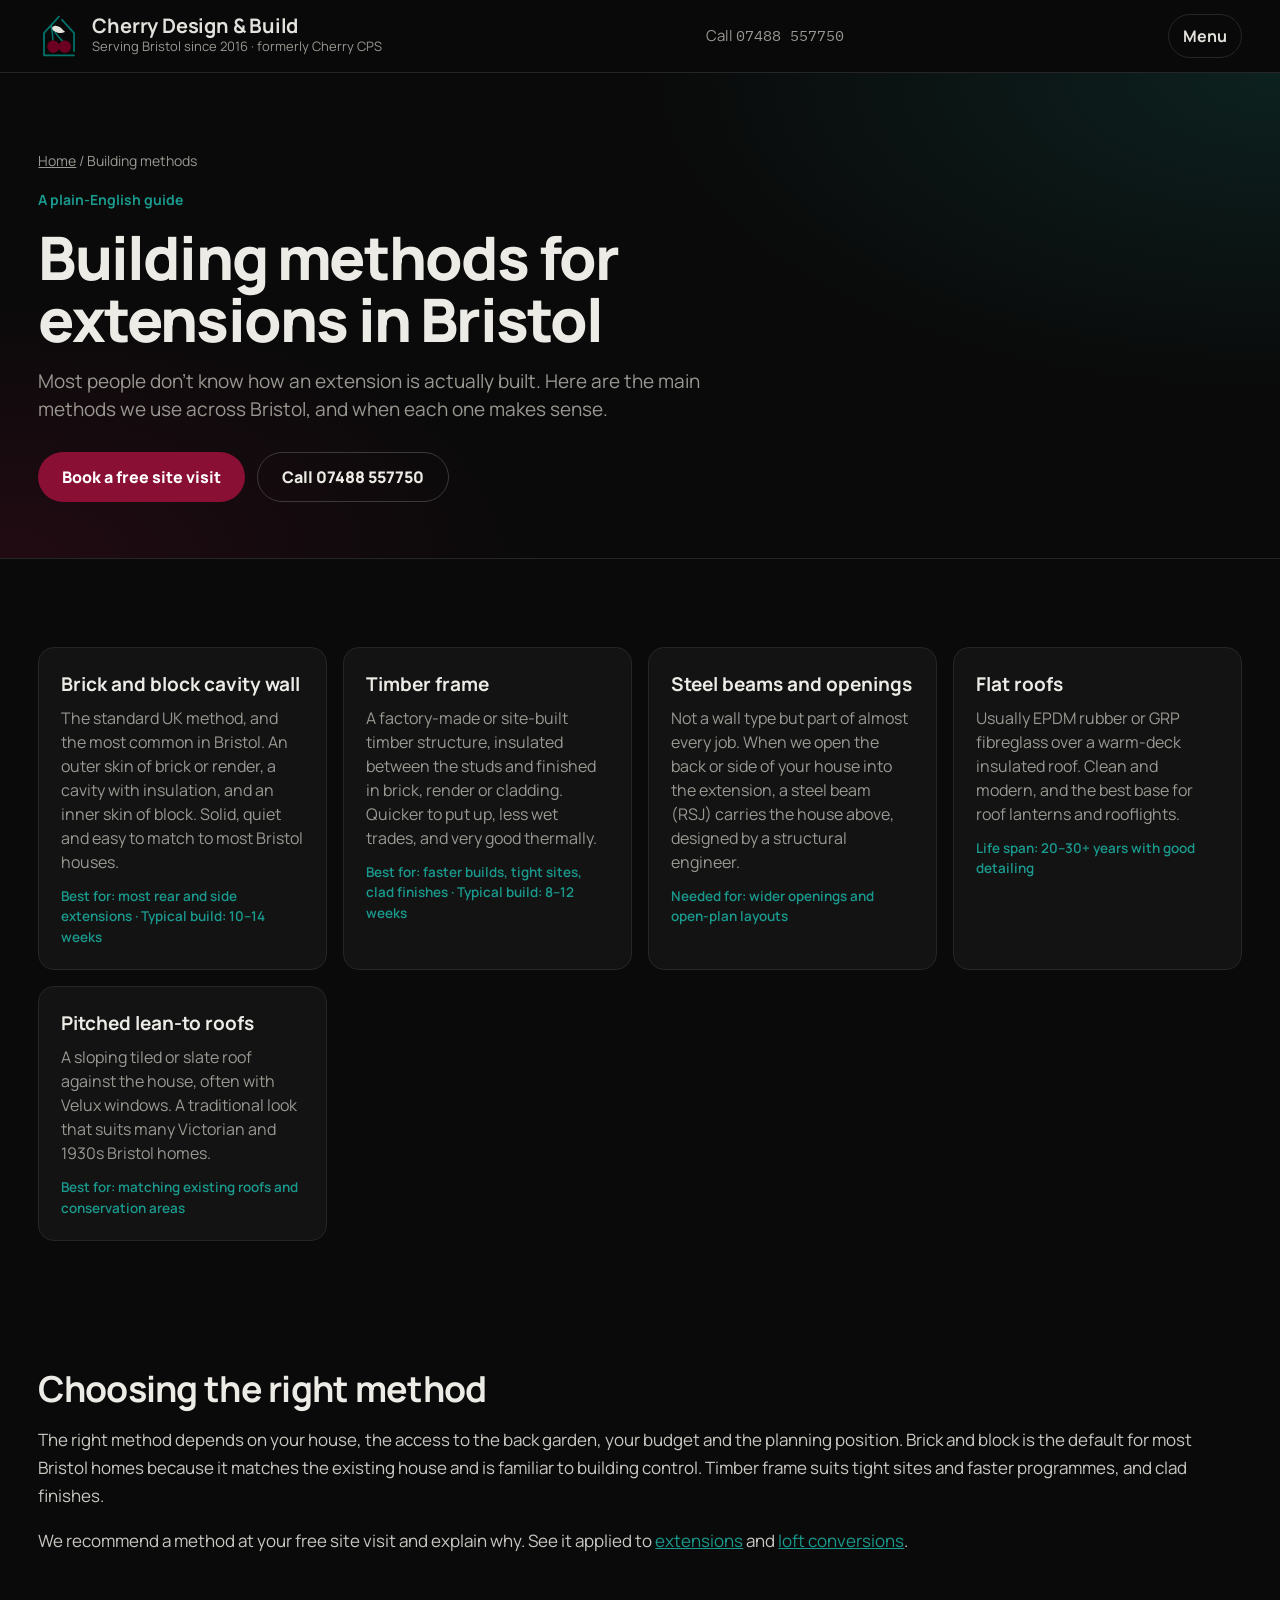
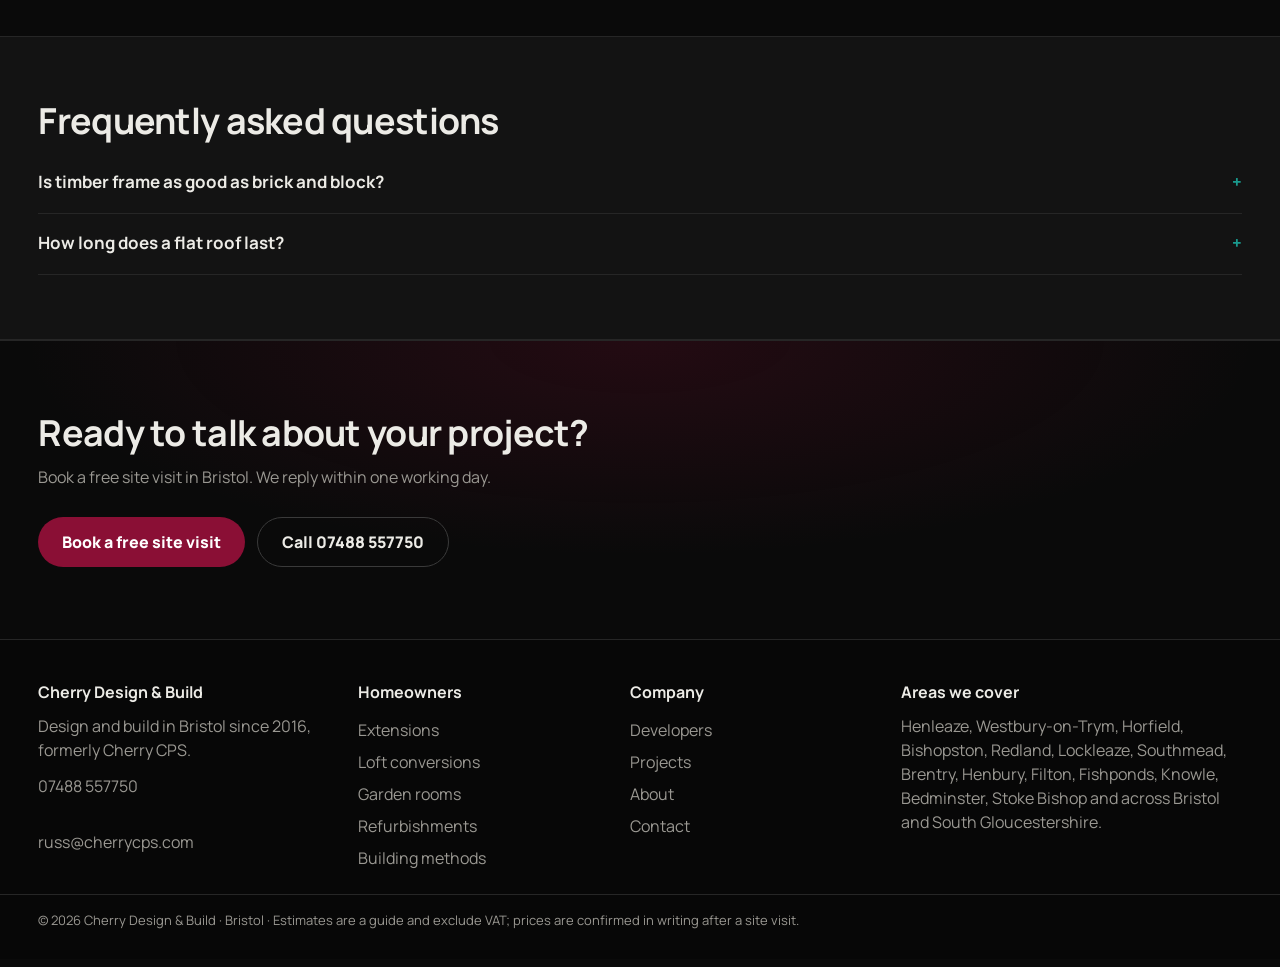
<file: building-methods/index.html>
<!DOCTYPE html>
<html lang="en-GB">
<head>
<meta charset="utf-8">
<meta name="viewport" content="width=device-width, initial-scale=1">
<title>Extension Building Methods Explained | Cherry Design &amp; Build</title>
<meta name="description" content="How extensions and loft conversions are built: brick and block, timber frame, steel beams, flat roofs and pitched roofs explained for Bristol homeowners.">
<link rel="canonical" href="https://cherrydesignandbuild.co.uk/building-methods/">
<meta property="og:type" content="website"><meta property="og:site_name" content="Cherry Design &amp; Build">
<meta property="og:title" content="Extension Building Methods Explained | Cherry Design &amp; Build"><meta property="og:description" content="How extensions and loft conversions are built: brick and block, timber frame, steel beams, flat roofs and pitched roofs explained for Bristol homeowners."><meta property="og:url" content="https://cherrydesignandbuild.co.uk/building-methods/"><meta property="og:locale" content="en_GB">
<link rel="icon" type="image/svg+xml" href="/assets/icon.svg">
<link rel="preconnect" href="https://fonts.googleapis.com"><link rel="preconnect" href="https://fonts.gstatic.com" crossorigin>
<link href="https://fonts.googleapis.com/css2?family=Manrope:wght@400;500;600;700;800&family=IBM+Plex+Mono:wght@400;600&display=swap" rel="stylesheet">
<link rel="stylesheet" href="/assets/style.css">
<script type="application/ld+json">{"@context": "https://schema.org", "@graph": [{"@type": "HomeAndConstructionBusiness", "@id": "https://cherrydesignandbuild.co.uk/#business", "name": "Cherry Design & Build", "alternateName": "Cherry CPS", "url": "https://cherrydesignandbuild.co.uk/", "telephone": "+447488557750", "email": "russ@cherrycps.com", "foundingDate": "2016", "image": "https://cherrydesignandbuild.co.uk/assets/icon.svg", "address": {"@type": "PostalAddress", "addressLocality": "Bristol", "addressRegion": "Bristol", "addressCountry": "GB"}, "areaServed": [{"@type": "City", "name": "Bristol"}, {"@type": "AdministrativeArea", "name": "South Gloucestershire"}]}, {"@type": "FAQPage", "mainEntity": [{"@type": "Question", "name": "Is timber frame as good as brick and block?", "acceptedAnswer": {"@type": "Answer", "text": "Yes, when designed and built properly. It is quicker and thermally very efficient, and can be finished in brick so it looks the same."}}, {"@type": "Question", "name": "How long does a flat roof last?", "acceptedAnswer": {"@type": "Answer", "text": "A well-detailed EPDM or GRP warm-deck flat roof typically lasts 20 to 30 years or more."}}]}, {"@type": "BreadcrumbList", "itemListElement": [{"@type": "ListItem", "position": 1, "name": "Home", "item": "https://cherrydesignandbuild.co.uk/"}, {"@type": "ListItem", "position": 2, "name": "Building methods", "item": "https://cherrydesignandbuild.co.uk/building-methods/"}]}]}</script>
</head>
<body data-project="">
<a class="skip" href="#main">Skip to content</a>
<header class="top"><div class="in">
  <a class="brand" href="/"><img class="mark" src="/assets/icon.svg" alt="" width="42" height="42"><div><b>Cherry Design &amp; Build</b><small>Serving Bristol since 2016 · formerly Cherry CPS</small></div></a>
  <nav class="nav" aria-label="Main"><a href="/extensions/">Extensions</a><a href="/loft-conversions/">Loft conversions</a><a href="/garden-rooms/">Garden rooms</a><a href="/refurbishments/">Refurbishments</a><a href="/developers/">Developers</a><a href="/projects/">Projects</a><a href="/contact/">Contact</a></nav>
  <a class="tel" href="tel:+447488557750"><span>Call</span> <span class="mono">07488 557750</span></a>
  <details class="mnav"><summary aria-label="Menu">Menu</summary><nav aria-label="Mobile"><a href="/">Home</a><a href="/extensions/">Extensions</a><a href="/loft-conversions/">Loft conversions</a><a href="/garden-rooms/">Garden rooms</a><a href="/refurbishments/">Refurbishments</a><a href="/developers/">Developers</a><a href="/projects/">Projects</a><a href="/contact/">Contact</a></nav></details>
</div></header>
<main id="main">
<section class="phero"><div class="in"><nav class="crumbs" aria-label="Breadcrumb"><a href="/">Home</a> <span>/</span> <span aria-current="page">Building methods</span></nav><p class="kicker">A plain-English guide</p><h1>Building methods for extensions in Bristol</h1><p class="sub">Most people don't know how an extension is actually built. Here are the main methods we use across Bristol, and when each one makes sense.</p>
  <div class="ctas"><a class="btn" href="/contact/">Book a free site visit</a><a class="btn ghost" href="tel:+447488557750">Call 07488 557750</a></div></div></section>
<section class="band"><div class="in"><div class="mgrid">
    <article><h3>Brick and block cavity wall</h3><p>The standard UK method, and the most common in Bristol. An outer skin of brick or render, a cavity with insulation, and an inner skin of block. Solid, quiet and easy to match to most Bristol houses.</p><p class="meta">Best for: most rear and side extensions · Typical build: 10–14 weeks</p></article>
    <article><h3>Timber frame</h3><p>A factory-made or site-built timber structure, insulated between the studs and finished in brick, render or cladding. Quicker to put up, less wet trades, and very good thermally.</p><p class="meta">Best for: faster builds, tight sites, clad finishes · Typical build: 8–12 weeks</p></article>
    <article><h3>Steel beams and openings</h3><p>Not a wall type but part of almost every job. When we open the back or side of your house into the extension, a steel beam (RSJ) carries the house above, designed by a structural engineer.</p><p class="meta">Needed for: wider openings and open-plan layouts</p></article>
    <article><h3>Flat roofs</h3><p>Usually EPDM rubber or GRP fibreglass over a warm-deck insulated roof. Clean and modern, and the best base for roof lanterns and rooflights.</p><p class="meta">Life span: 20–30+ years with good detailing</p></article>
    <article><h3>Pitched lean-to roofs</h3><p>A sloping tiled or slate roof against the house, often with Velux windows. A traditional look that suits many Victorian and 1930s Bristol homes.</p><p class="meta">Best for: matching existing roofs and conservation areas</p></article>
  </div></div></section>

<section class="band"><div class="in prose">
  <h2>Choosing the right method</h2>
  <p>The right method depends on your house, the access to the back garden, your budget and the planning position. Brick and block is the default for most Bristol homes because it matches the existing house and is familiar to building control. Timber frame suits tight sites and faster programmes, and clad finishes.</p>
  <p>We recommend a method at your free site visit and explain why. See it applied to <a href="/extensions/">extensions</a> and <a href="/loft-conversions/">loft conversions</a>.</p>
</div></section>

<section class="band alt"><div class="in faq"><h2>Frequently asked questions</h2><details><summary>Is timber frame as good as brick and block?</summary><p>Yes, when designed and built properly. It is quicker and thermally very efficient, and can be finished in brick so it looks the same.</p></details><details><summary>How long does a flat roof last?</summary><p>A well-detailed EPDM or GRP warm-deck flat roof typically lasts 20 to 30 years or more.</p></details></div></section>
<section class="cta"><div class="in"><h2>Ready to talk about your project?</h2><p>Book a free site visit in Bristol. We reply within one working day.</p><div class="ctas"><a class="btn" href="/contact/">Book a free site visit</a><a class="btn ghost" href="tel:+447488557750">Call 07488 557750</a></div></div></section></main>
<footer class="foot"><div class="in">
  <div><b>Cherry Design &amp; Build</b><p>Design and build in Bristol since 2016, formerly Cherry CPS.</p><p><a href="tel:+447488557750">07488 557750</a><br><a href="mailto:russ@cherrycps.com">russ@cherrycps.com</a></p></div>
  <div><b>Homeowners</b><a href="/extensions/">Extensions</a><a href="/loft-conversions/">Loft conversions</a><a href="/garden-rooms/">Garden rooms</a><a href="/refurbishments/">Refurbishments</a><a href="/building-methods/">Building methods</a></div>
  <div><b>Company</b><a href="/developers/">Developers</a><a href="/projects/">Projects</a><a href="/about/">About</a><a href="/contact/">Contact</a></div>
  <div><b>Areas we cover</b><p>Henleaze, Westbury-on-Trym, Horfield, Bishopston, Redland, Lockleaze, Southmead, Brentry, Henbury, Filton, Fishponds, Knowle, Bedminster, Stoke Bishop and across Bristol and South Gloucestershire.</p></div>
</div><p class="legal">© 2026 Cherry Design &amp; Build · Bristol · Estimates are a guide and exclude VAT; prices are confirmed in writing after a site visit.</p></footer>
</body>
</html>
</file>
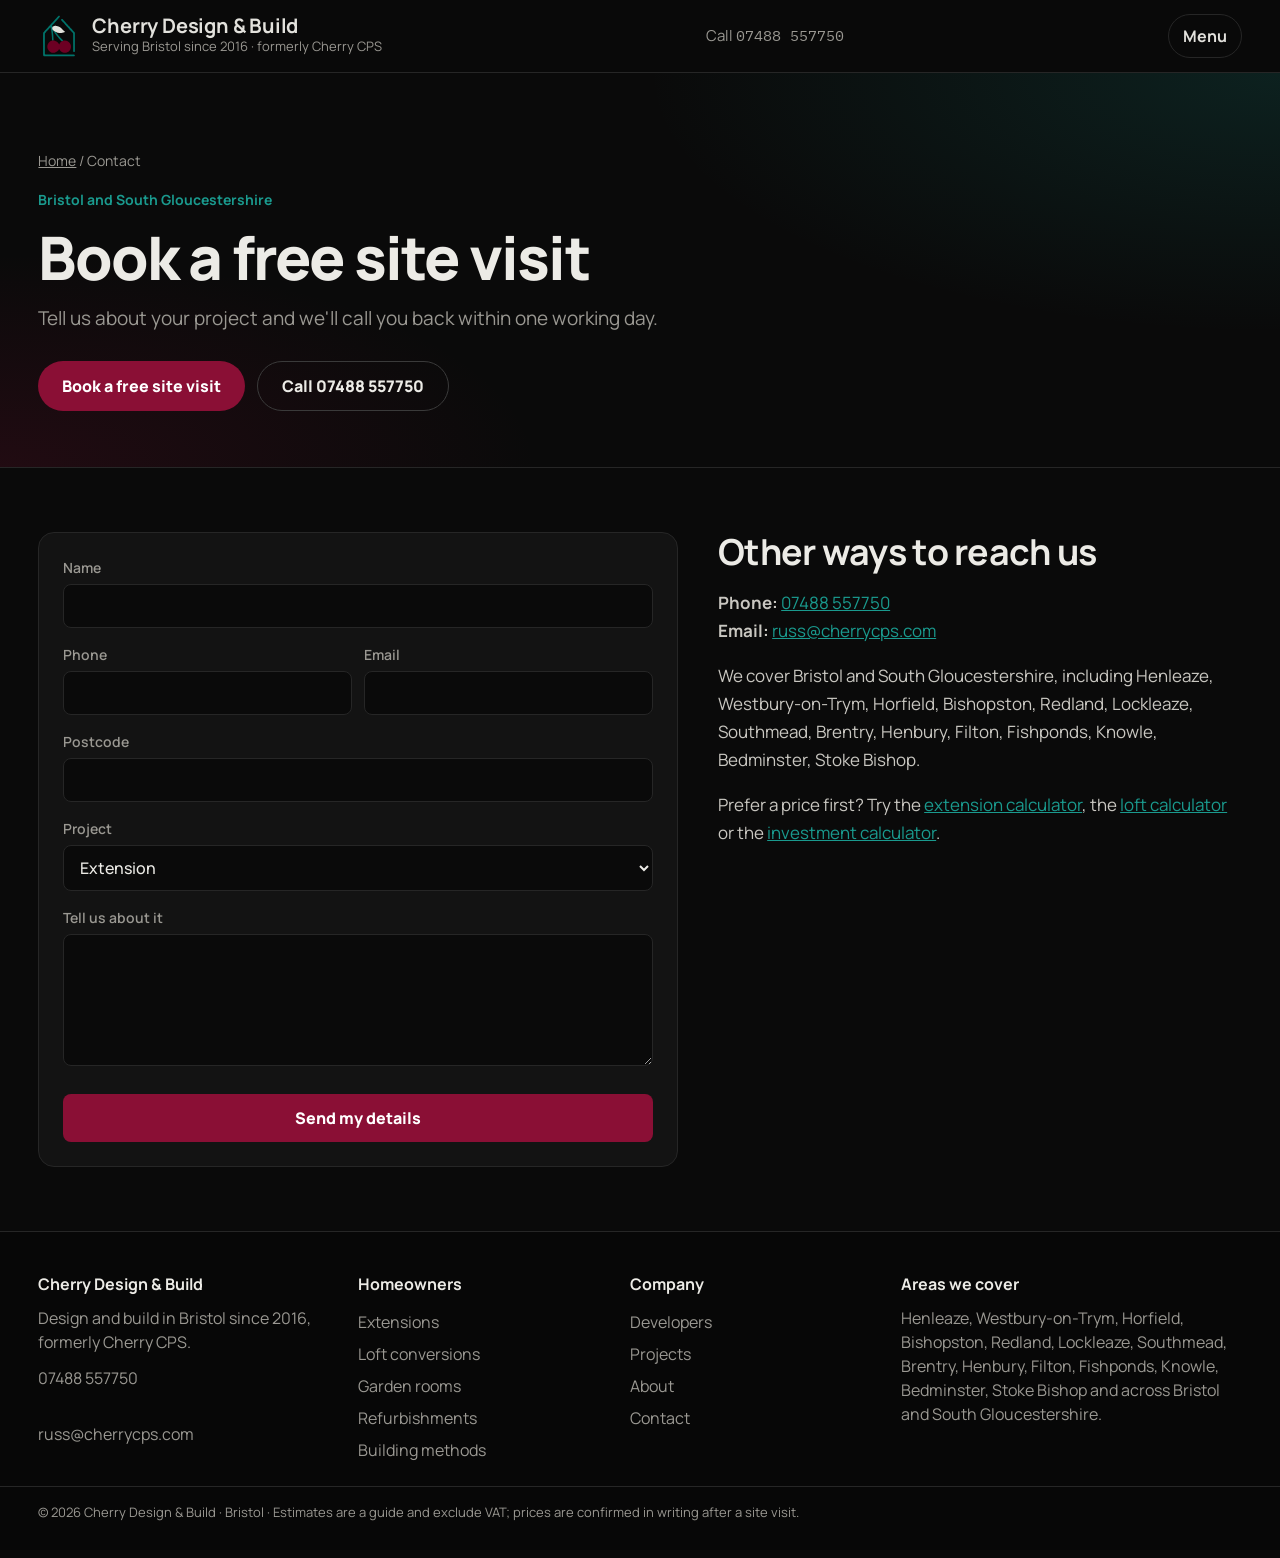
<file: contact/index.html>
<!DOCTYPE html>
<html lang="en-GB">
<head>
<meta charset="utf-8">
<meta name="viewport" content="width=device-width, initial-scale=1">
<title>Book a Free Site Visit in Bristol | Cherry Design &amp; Build</title>
<meta name="description" content="Book a free site visit for your extension, loft conversion, refurbishment or development in Bristol. Call 07488 557750 or send us your details.">
<link rel="canonical" href="https://cherrydesignandbuild.co.uk/contact/">
<meta property="og:type" content="website"><meta property="og:site_name" content="Cherry Design &amp; Build">
<meta property="og:title" content="Book a Free Site Visit in Bristol | Cherry Design &amp; Build"><meta property="og:description" content="Book a free site visit for your extension, loft conversion, refurbishment or development in Bristol. Call 07488 557750 or send us your details."><meta property="og:url" content="https://cherrydesignandbuild.co.uk/contact/"><meta property="og:locale" content="en_GB">
<link rel="icon" type="image/svg+xml" href="/assets/icon.svg">
<link rel="preconnect" href="https://fonts.googleapis.com"><link rel="preconnect" href="https://fonts.gstatic.com" crossorigin>
<link href="https://fonts.googleapis.com/css2?family=Manrope:wght@400;500;600;700;800&family=IBM+Plex+Mono:wght@400;600&display=swap" rel="stylesheet">
<link rel="stylesheet" href="/assets/style.css">
<script type="application/ld+json">{"@context": "https://schema.org", "@graph": [{"@type": "HomeAndConstructionBusiness", "@id": "https://cherrydesignandbuild.co.uk/#business", "name": "Cherry Design & Build", "alternateName": "Cherry CPS", "url": "https://cherrydesignandbuild.co.uk/", "telephone": "+447488557750", "email": "russ@cherrycps.com", "foundingDate": "2016", "image": "https://cherrydesignandbuild.co.uk/assets/icon.svg", "address": {"@type": "PostalAddress", "addressLocality": "Bristol", "addressRegion": "Bristol", "addressCountry": "GB"}, "areaServed": [{"@type": "City", "name": "Bristol"}, {"@type": "AdministrativeArea", "name": "South Gloucestershire"}]}, {"@type": "BreadcrumbList", "itemListElement": [{"@type": "ListItem", "position": 1, "name": "Home", "item": "https://cherrydesignandbuild.co.uk/"}, {"@type": "ListItem", "position": 2, "name": "Contact", "item": "https://cherrydesignandbuild.co.uk/contact/"}]}]}</script>
</head>
<body data-project="">
<a class="skip" href="#main">Skip to content</a>
<header class="top"><div class="in">
  <a class="brand" href="/"><img class="mark" src="/assets/icon.svg" alt="" width="42" height="42"><div><b>Cherry Design &amp; Build</b><small>Serving Bristol since 2016 · formerly Cherry CPS</small></div></a>
  <nav class="nav" aria-label="Main"><a href="/extensions/">Extensions</a><a href="/loft-conversions/">Loft conversions</a><a href="/garden-rooms/">Garden rooms</a><a href="/refurbishments/">Refurbishments</a><a href="/developers/">Developers</a><a href="/projects/">Projects</a><a href="/contact/" aria-current="page">Contact</a></nav>
  <a class="tel" href="tel:+447488557750"><span>Call</span> <span class="mono">07488 557750</span></a>
  <details class="mnav"><summary aria-label="Menu">Menu</summary><nav aria-label="Mobile"><a href="/">Home</a><a href="/extensions/">Extensions</a><a href="/loft-conversions/">Loft conversions</a><a href="/garden-rooms/">Garden rooms</a><a href="/refurbishments/">Refurbishments</a><a href="/developers/">Developers</a><a href="/projects/">Projects</a><a href="/contact/">Contact</a></nav></details>
</div></header>
<main id="main">
<section class="phero"><div class="in"><nav class="crumbs" aria-label="Breadcrumb"><a href="/">Home</a> <span>/</span> <span aria-current="page">Contact</span></nav><p class="kicker">Bristol and South Gloucestershire</p><h1>Book a free site visit</h1><p class="sub">Tell us about your project and we'll call you back within one working day.</p>
  <div class="ctas"><a class="btn" href="/contact/">Book a free site visit</a><a class="btn ghost" href="tel:+447488557750">Call 07488 557750</a></div></div></section>
<section class="band"><div class="in split">
<form class="cform panel" name="contact" method="POST" data-netlify="true" netlify-honeypot="company" action="/contact/?sent=1">
  <input type="hidden" name="form-name" value="contact"><p hidden><label>Leave blank<input name="company"></label></p>
  <label>Name<input name="name" required autocomplete="name"></label>
  <div class="two"><label>Phone<input name="phone" type="tel" required autocomplete="tel"></label><label>Email<input name="email" type="email" required autocomplete="email"></label></div>
  <label>Postcode<input name="postcode" autocomplete="postal-code"></label>
  <label>Project<select name="project"><option>Extension</option><option>Loft conversion</option><option>Garden room</option><option>Refurbishment</option><option>HMO or development</option><option>Something else</option></select></label>
  <label>Tell us about it<textarea name="message" rows="5"></textarea></label>
  <button class="btn" type="submit">Send my details</button>
</form>
<div class="prose"><h2>Other ways to reach us</h2><p><b>Phone:</b> <a href="tel:+447488557750">07488 557750</a><br><b>Email:</b> <a href="mailto:russ@cherrycps.com">russ@cherrycps.com</a></p>
<p>We cover Bristol and South Gloucestershire, including Henleaze, Westbury-on-Trym, Horfield, Bishopston, Redland, Lockleaze, Southmead, Brentry, Henbury, Filton, Fishponds, Knowle, Bedminster, Stoke Bishop.</p>
<p>Prefer a price first? Try the <a href="/extensions/">extension calculator</a>, the <a href="/loft-conversions/">loft calculator</a> or the <a href="/developers/">investment calculator</a>.</p></div>
</div></section>
</main>
<footer class="foot"><div class="in">
  <div><b>Cherry Design &amp; Build</b><p>Design and build in Bristol since 2016, formerly Cherry CPS.</p><p><a href="tel:+447488557750">07488 557750</a><br><a href="mailto:russ@cherrycps.com">russ@cherrycps.com</a></p></div>
  <div><b>Homeowners</b><a href="/extensions/">Extensions</a><a href="/loft-conversions/">Loft conversions</a><a href="/garden-rooms/">Garden rooms</a><a href="/refurbishments/">Refurbishments</a><a href="/building-methods/">Building methods</a></div>
  <div><b>Company</b><a href="/developers/">Developers</a><a href="/projects/">Projects</a><a href="/about/">About</a><a href="/contact/">Contact</a></div>
  <div><b>Areas we cover</b><p>Henleaze, Westbury-on-Trym, Horfield, Bishopston, Redland, Lockleaze, Southmead, Brentry, Henbury, Filton, Fishponds, Knowle, Bedminster, Stoke Bishop and across Bristol and South Gloucestershire.</p></div>
</div><p class="legal">© 2026 Cherry Design &amp; Build · Bristol · Estimates are a guide and exclude VAT; prices are confirmed in writing after a site visit.</p></footer>
</body>
</html>
</file>
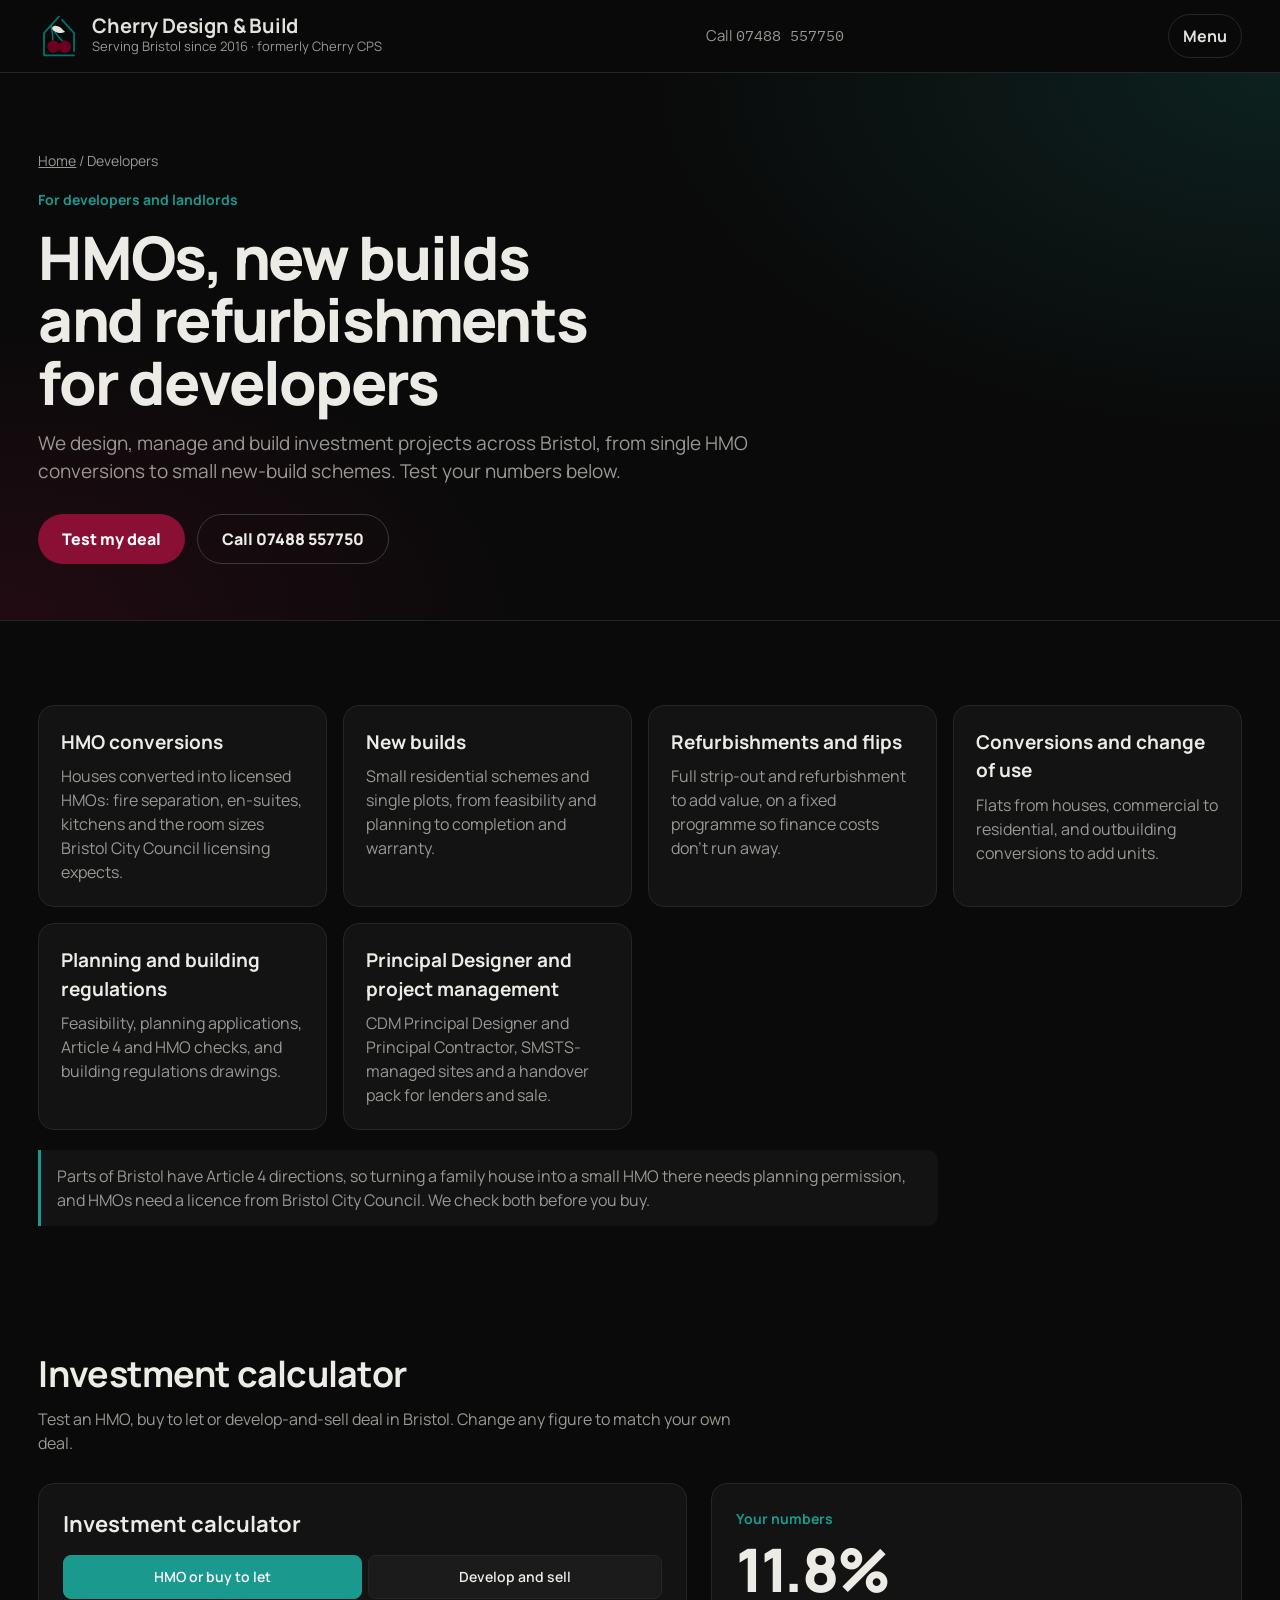
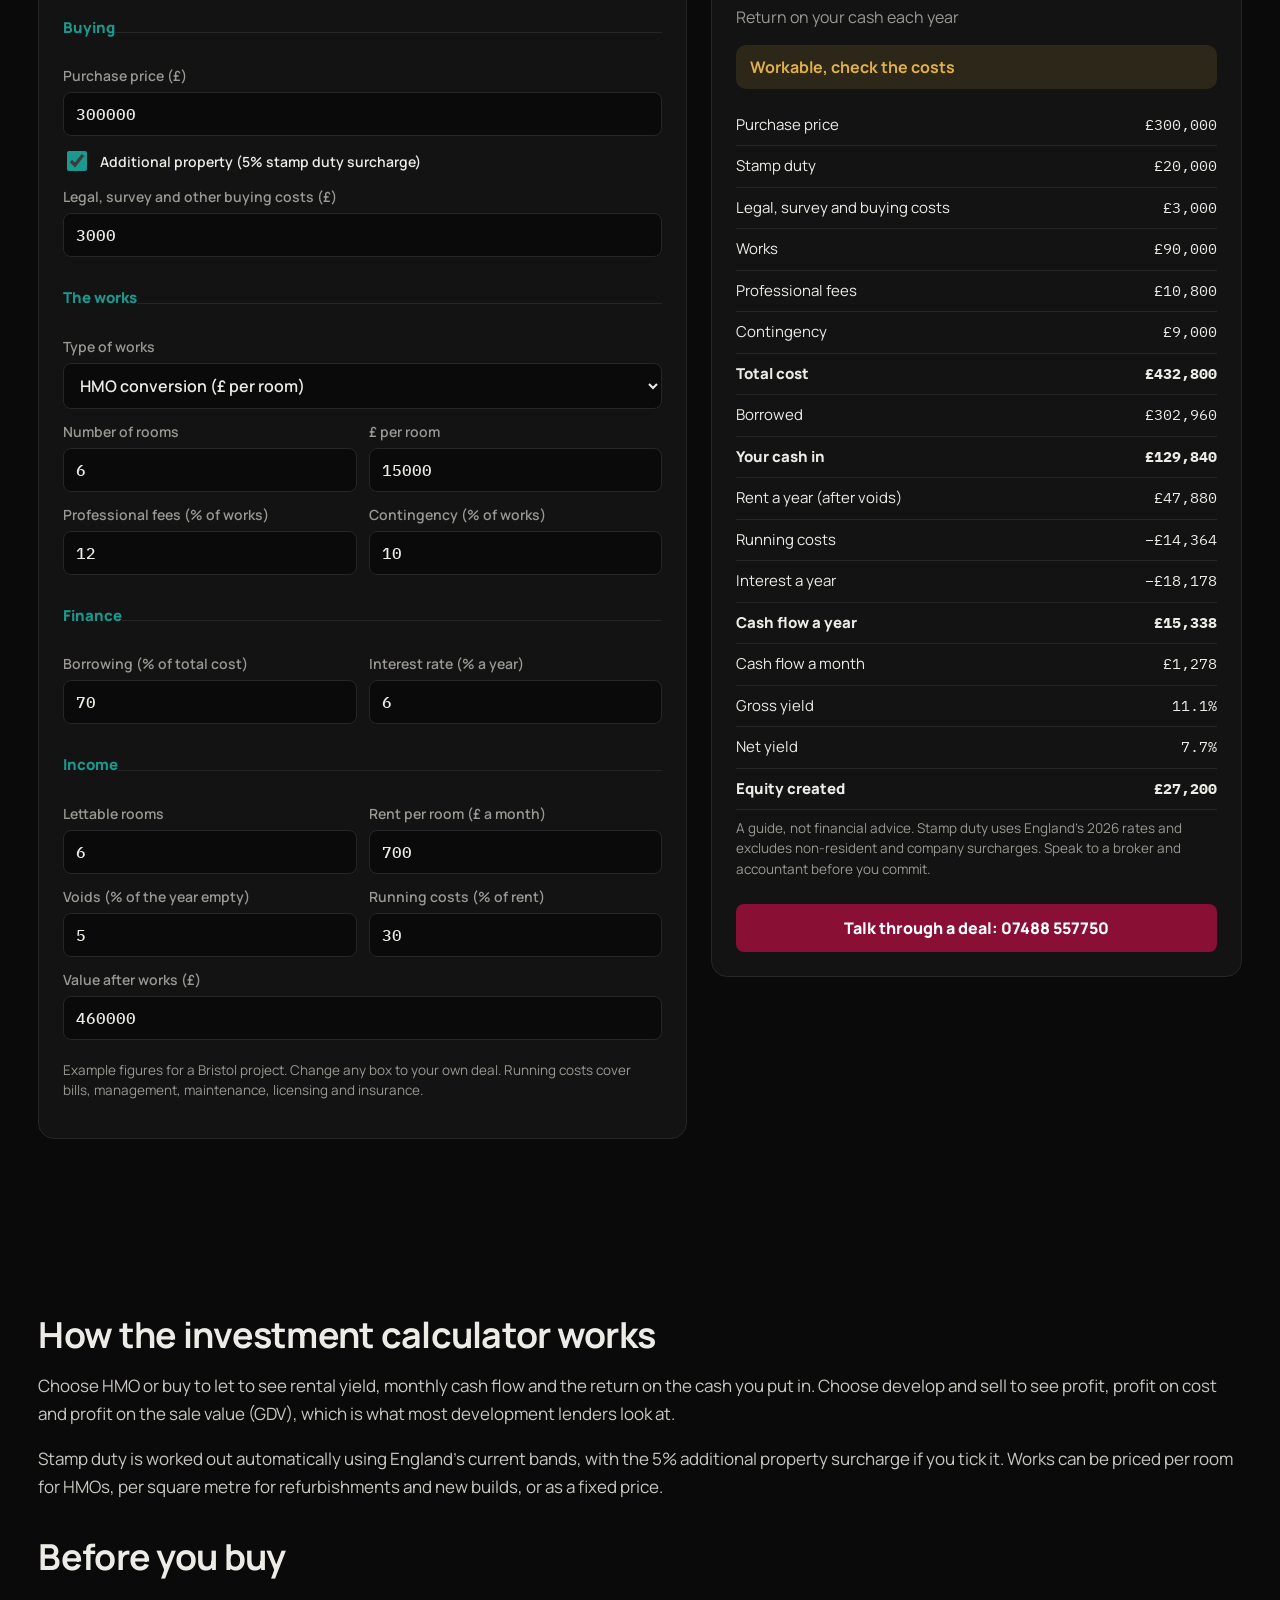
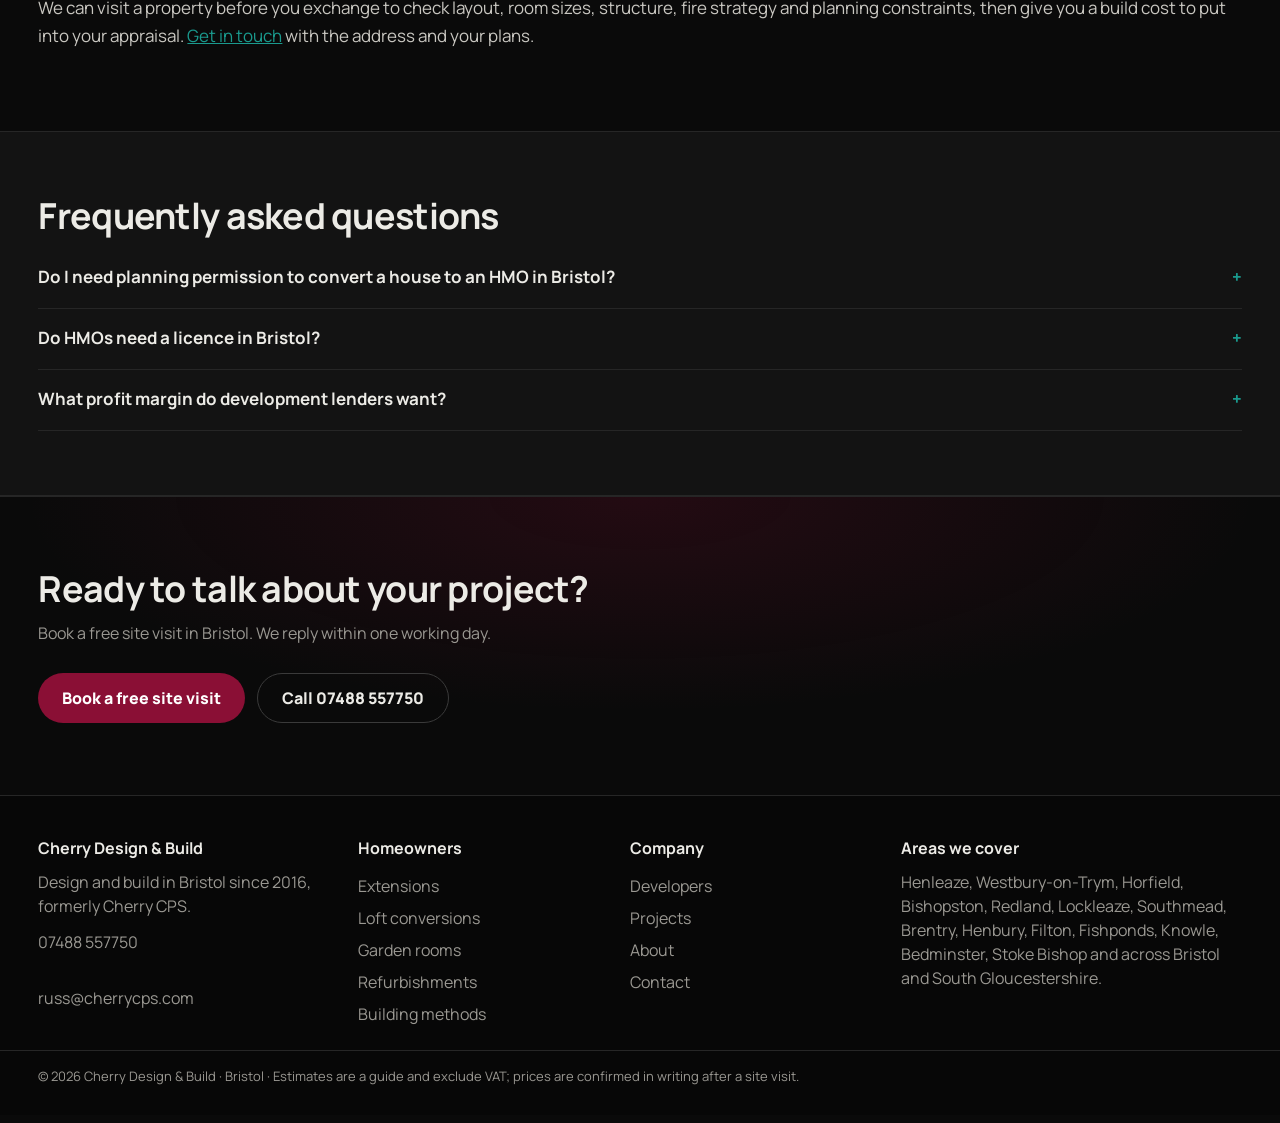
<file: developers/index.html>
<!DOCTYPE html>
<html lang="en-GB">
<head>
<meta charset="utf-8">
<meta name="viewport" content="width=device-width, initial-scale=1">
<title>HMO Conversions &amp; New Builds Bristol | Cherry Design &amp; Build</title>
<meta name="description" content="HMO conversions, new builds and refurbishments for Bristol developers and landlords. Test your deal with our free investment calculator.">
<link rel="canonical" href="https://cherrydesignandbuild.co.uk/developers/">
<meta property="og:type" content="website"><meta property="og:site_name" content="Cherry Design &amp; Build">
<meta property="og:title" content="HMO Conversions &amp; New Builds Bristol | Cherry Design &amp; Build"><meta property="og:description" content="HMO conversions, new builds and refurbishments for Bristol developers and landlords. Test your deal with our free investment calculator."><meta property="og:url" content="https://cherrydesignandbuild.co.uk/developers/"><meta property="og:locale" content="en_GB">
<link rel="icon" type="image/svg+xml" href="/assets/icon.svg">
<link rel="preconnect" href="https://fonts.googleapis.com"><link rel="preconnect" href="https://fonts.gstatic.com" crossorigin>
<link href="https://fonts.googleapis.com/css2?family=Manrope:wght@400;500;600;700;800&family=IBM+Plex+Mono:wght@400;600&display=swap" rel="stylesheet">
<link rel="stylesheet" href="/assets/style.css">
<script type="application/ld+json">{"@context": "https://schema.org", "@graph": [{"@type": "HomeAndConstructionBusiness", "@id": "https://cherrydesignandbuild.co.uk/#business", "name": "Cherry Design & Build", "alternateName": "Cherry CPS", "url": "https://cherrydesignandbuild.co.uk/", "telephone": "+447488557750", "email": "russ@cherrycps.com", "foundingDate": "2016", "image": "https://cherrydesignandbuild.co.uk/assets/icon.svg", "address": {"@type": "PostalAddress", "addressLocality": "Bristol", "addressRegion": "Bristol", "addressCountry": "GB"}, "areaServed": [{"@type": "City", "name": "Bristol"}, {"@type": "AdministrativeArea", "name": "South Gloucestershire"}]}, {"@type": "Service", "name": "Property development construction in Bristol", "serviceType": "Property development construction", "provider": {"@id": "https://cherrydesignandbuild.co.uk/#business"}, "areaServed": {"@type": "City", "name": "Bristol"}, "url": "https://cherrydesignandbuild.co.uk/developers/"}, {"@type": "FAQPage", "mainEntity": [{"@type": "Question", "name": "Do I need planning permission to convert a house to an HMO in Bristol?", "acceptedAnswer": {"@type": "Answer", "text": "A large HMO (seven or more people) always needs planning permission. A small HMO (three to six people) can often be created without planning, except in Bristol's Article 4 areas, where planning is required."}}, {"@type": "Question", "name": "Do HMOs need a licence in Bristol?", "acceptedAnswer": {"@type": "Answer", "text": "HMOs with five or more people from two or more households need a mandatory licence, and Bristol City Council also runs additional licensing schemes in some areas. We design to the council's standards."}}, {"@type": "Question", "name": "What profit margin do development lenders want?", "acceptedAnswer": {"@type": "Answer", "text": "Many development lenders look for a profit of 15 to 20% of the sale value (GDV). The calculator shows this figure for your deal."}}]}, {"@type": "BreadcrumbList", "itemListElement": [{"@type": "ListItem", "position": 1, "name": "Home", "item": "https://cherrydesignandbuild.co.uk/"}, {"@type": "ListItem", "position": 2, "name": "Developers", "item": "https://cherrydesignandbuild.co.uk/developers/"}]}]}</script>
</head>
<body data-project="">
<a class="skip" href="#main">Skip to content</a>
<header class="top"><div class="in">
  <a class="brand" href="/"><img class="mark" src="/assets/icon.svg" alt="" width="42" height="42"><div><b>Cherry Design &amp; Build</b><small>Serving Bristol since 2016 · formerly Cherry CPS</small></div></a>
  <nav class="nav" aria-label="Main"><a href="/extensions/">Extensions</a><a href="/loft-conversions/">Loft conversions</a><a href="/garden-rooms/">Garden rooms</a><a href="/refurbishments/">Refurbishments</a><a href="/developers/" aria-current="page">Developers</a><a href="/projects/">Projects</a><a href="/contact/">Contact</a></nav>
  <a class="tel" href="tel:+447488557750"><span>Call</span> <span class="mono">07488 557750</span></a>
  <details class="mnav"><summary aria-label="Menu">Menu</summary><nav aria-label="Mobile"><a href="/">Home</a><a href="/extensions/">Extensions</a><a href="/loft-conversions/">Loft conversions</a><a href="/garden-rooms/">Garden rooms</a><a href="/refurbishments/">Refurbishments</a><a href="/developers/">Developers</a><a href="/projects/">Projects</a><a href="/contact/">Contact</a></nav></details>
</div></header>
<main id="main">
<section class="phero"><div class="in"><nav class="crumbs" aria-label="Breadcrumb"><a href="/">Home</a> <span>/</span> <span aria-current="page">Developers</span></nav><p class="kicker">For developers and landlords</p><h1>HMOs, new builds and refurbishments for developers</h1><p class="sub">We design, manage and build investment projects across Bristol, from single HMO conversions to small new-build schemes. Test your numbers below.</p>
  <div class="ctas"><a class="btn" href="#roi">Test my deal</a><a class="btn ghost" href="tel:+447488557750">Call 07488 557750</a></div></div></section>

<section class="band"><div class="in">
  <div class="cards">
    <div class="card"><h3>HMO conversions</h3><p>Houses converted into licensed HMOs: fire separation, en-suites, kitchens and the room sizes Bristol City Council licensing expects.</p></div>
    <div class="card"><h3>New builds</h3><p>Small residential schemes and single plots, from feasibility and planning to completion and warranty.</p></div>
    <div class="card"><h3>Refurbishments and flips</h3><p>Full strip-out and refurbishment to add value, on a fixed programme so finance costs don't run away.</p></div>
    <div class="card"><h3>Conversions and change of use</h3><p>Flats from houses, commercial to residential, and outbuilding conversions to add units.</p></div>
    <div class="card"><h3>Planning and building regulations</h3><p>Feasibility, planning applications, Article 4 and HMO checks, and building regulations drawings.</p></div>
    <div class="card"><h3>Principal Designer and project management</h3><p>CDM Principal Designer and Principal Contractor, SMSTS-managed sites and a handover pack for lenders and sale.</p></div>
  </div>
  <p class="note">Parts of Bristol have Article 4 directions, so turning a family house into a small HMO there needs planning permission, and HMOs need a licence from Bristol City Council. We check both before you buy.</p>
</div></section>

<section class="band" aria-label="Investment calculator"><div class="in"><h2>Investment calculator</h2><p class="lede">Test an HMO, buy to let or develop-and-sell deal in Bristol. Change any figure to match your own deal.</p><div class="roi" id="roi">
    <div class="roiin panel">
      <h3 class="roih">Investment calculator</h3>
      <div class="seg" id="roiMode" role="group" aria-label="Strategy">
        <button type="button" data-m="hmo" aria-pressed="true">HMO or buy to let</button>
        <button type="button" data-m="dev" aria-pressed="false">Develop and sell</button>
      </div>
      <fieldset><legend>Buying</legend>
        <label>Purchase price (£)<input type="number" id="r-price" value="300000" min="0" step="1000"></label>
        <label class="ck"><input type="checkbox" id="r-surcharge" checked> Additional property (5% stamp duty surcharge)</label>
        <label>Legal, survey and other buying costs (£)<input type="number" id="r-legal" value="3000" min="0" step="100"></label>
      </fieldset>
      <fieldset><legend>The works</legend>
        <label>Type of works<select id="r-works">
          <option value="hmo">HMO conversion (£ per room)</option>
          <option value="refurb">Full refurbishment (£ per m²)</option>
          <option value="newbuild">New build (£ per m²)</option>
          <option value="lump">Fixed price (£)</option>
        </select></label>
        <div class="two"><label><span id="r-qtyl">Number of rooms</span><input type="number" id="r-qty" value="6" min="0" step="1"></label>
        <label><span id="r-ratel">£ per room</span><input type="number" id="r-rate" value="15000" min="0" step="100"></label></div>
        <div class="two"><label>Professional fees (% of works)<input type="number" id="r-fees" value="12" min="0" step="0.5"></label>
        <label>Contingency (% of works)<input type="number" id="r-cont" value="10" min="0" step="0.5"></label></div>
      </fieldset>
      <fieldset><legend>Finance</legend>
        <div class="two"><label>Borrowing (% of total cost)<input type="number" id="r-ltc" value="70" min="0" max="100" step="1"></label>
        <label>Interest rate (% a year)<input type="number" id="r-rate2" value="6" min="0" step="0.1"></label></div>
        <label data-mode="dev">Project length (months)<input type="number" id="r-months" value="12" min="1" step="1"></label>
      </fieldset>
      <fieldset data-mode="hmo"><legend>Income</legend>
        <div class="two"><label>Lettable rooms<input type="number" id="r-rooms" value="6" min="0" step="1"></label>
        <label>Rent per room (£ a month)<input type="number" id="r-rent" value="700" min="0" step="10"></label></div>
        <div class="two"><label>Voids (% of the year empty)<input type="number" id="r-voids" value="5" min="0" step="0.5"></label>
        <label>Running costs (% of rent)<input type="number" id="r-run" value="30" min="0" step="1"></label></div>
        <label>Value after works (£)<input type="number" id="r-end" value="460000" min="0" step="1000"></label>
      </fieldset>
      <fieldset data-mode="dev"><legend>Sale</legend>
        <div class="two"><label>Sale value, GDV (£)<input type="number" id="r-gdv" value="560000" min="0" step="1000"></label>
        <label>Selling costs (% of sale)<input type="number" id="r-sell" value="2" min="0" step="0.1"></label></div>
      </fieldset>
      <p class="hint">Example figures for a Bristol project. Change any box to your own deal. Running costs cover bills, management, maintenance, licensing and insurance.</p>
    </div>
    <aside class="roiout panel" aria-live="polite">
      <p class="kicker" style="margin:0">Your numbers</p>
      <div class="big" id="r-big"></div>
      <div class="bigl" id="r-bigl"></div>
      <div class="verdict" id="r-verdict"></div>
      <table class="price" id="r-table"></table>
      <p class="hint">A guide, not financial advice. Stamp duty uses England's 2026 rates and excludes non-resident and company surcharges. Speak to a broker and accountant before you commit.</p>
      <a class="btn" href="tel:07488557750">Talk through a deal: 07488 557750</a>
    </aside>
  </div></div></section>

<section class="band"><div class="in prose">
  <h2>How the investment calculator works</h2>
  <p>Choose HMO or buy to let to see rental yield, monthly cash flow and the return on the cash you put in. Choose develop and sell to see profit, profit on cost and profit on the sale value (GDV), which is what most development lenders look at.</p>
  <p>Stamp duty is worked out automatically using England's current bands, with the 5% additional property surcharge if you tick it. Works can be priced per room for HMOs, per square metre for refurbishments and new builds, or as a fixed price.</p>
  <h2>Before you buy</h2>
  <p>We can visit a property before you exchange to check layout, room sizes, structure, fire strategy and planning constraints, then give you a build cost to put into your appraisal. <a href="/contact/">Get in touch</a> with the address and your plans.</p>
</div></section>

<section class="band alt"><div class="in faq"><h2>Frequently asked questions</h2><details><summary>Do I need planning permission to convert a house to an HMO in Bristol?</summary><p>A large HMO (seven or more people) always needs planning permission. A small HMO (three to six people) can often be created without planning, except in Bristol&#x27;s Article 4 areas, where planning is required.</p></details><details><summary>Do HMOs need a licence in Bristol?</summary><p>HMOs with five or more people from two or more households need a mandatory licence, and Bristol City Council also runs additional licensing schemes in some areas. We design to the council&#x27;s standards.</p></details><details><summary>What profit margin do development lenders want?</summary><p>Many development lenders look for a profit of 15 to 20% of the sale value (GDV). The calculator shows this figure for your deal.</p></details></div></section>
<section class="cta"><div class="in"><h2>Ready to talk about your project?</h2><p>Book a free site visit in Bristol. We reply within one working day.</p><div class="ctas"><a class="btn" href="/contact/">Book a free site visit</a><a class="btn ghost" href="tel:+447488557750">Call 07488 557750</a></div></div></section></main>
<footer class="foot"><div class="in">
  <div><b>Cherry Design &amp; Build</b><p>Design and build in Bristol since 2016, formerly Cherry CPS.</p><p><a href="tel:+447488557750">07488 557750</a><br><a href="mailto:russ@cherrycps.com">russ@cherrycps.com</a></p></div>
  <div><b>Homeowners</b><a href="/extensions/">Extensions</a><a href="/loft-conversions/">Loft conversions</a><a href="/garden-rooms/">Garden rooms</a><a href="/refurbishments/">Refurbishments</a><a href="/building-methods/">Building methods</a></div>
  <div><b>Company</b><a href="/developers/">Developers</a><a href="/projects/">Projects</a><a href="/about/">About</a><a href="/contact/">Contact</a></div>
  <div><b>Areas we cover</b><p>Henleaze, Westbury-on-Trym, Horfield, Bishopston, Redland, Lockleaze, Southmead, Brentry, Henbury, Filton, Fishponds, Knowle, Bedminster, Stoke Bishop and across Bristol and South Gloucestershire.</p></div>
</div><p class="legal">© 2026 Cherry Design &amp; Build · Bristol · Estimates are a guide and exclude VAT; prices are confirmed in writing after a site visit.</p></footer>
<script src="/assets/roi.js" defer></script>
</body>
</html>
</file>
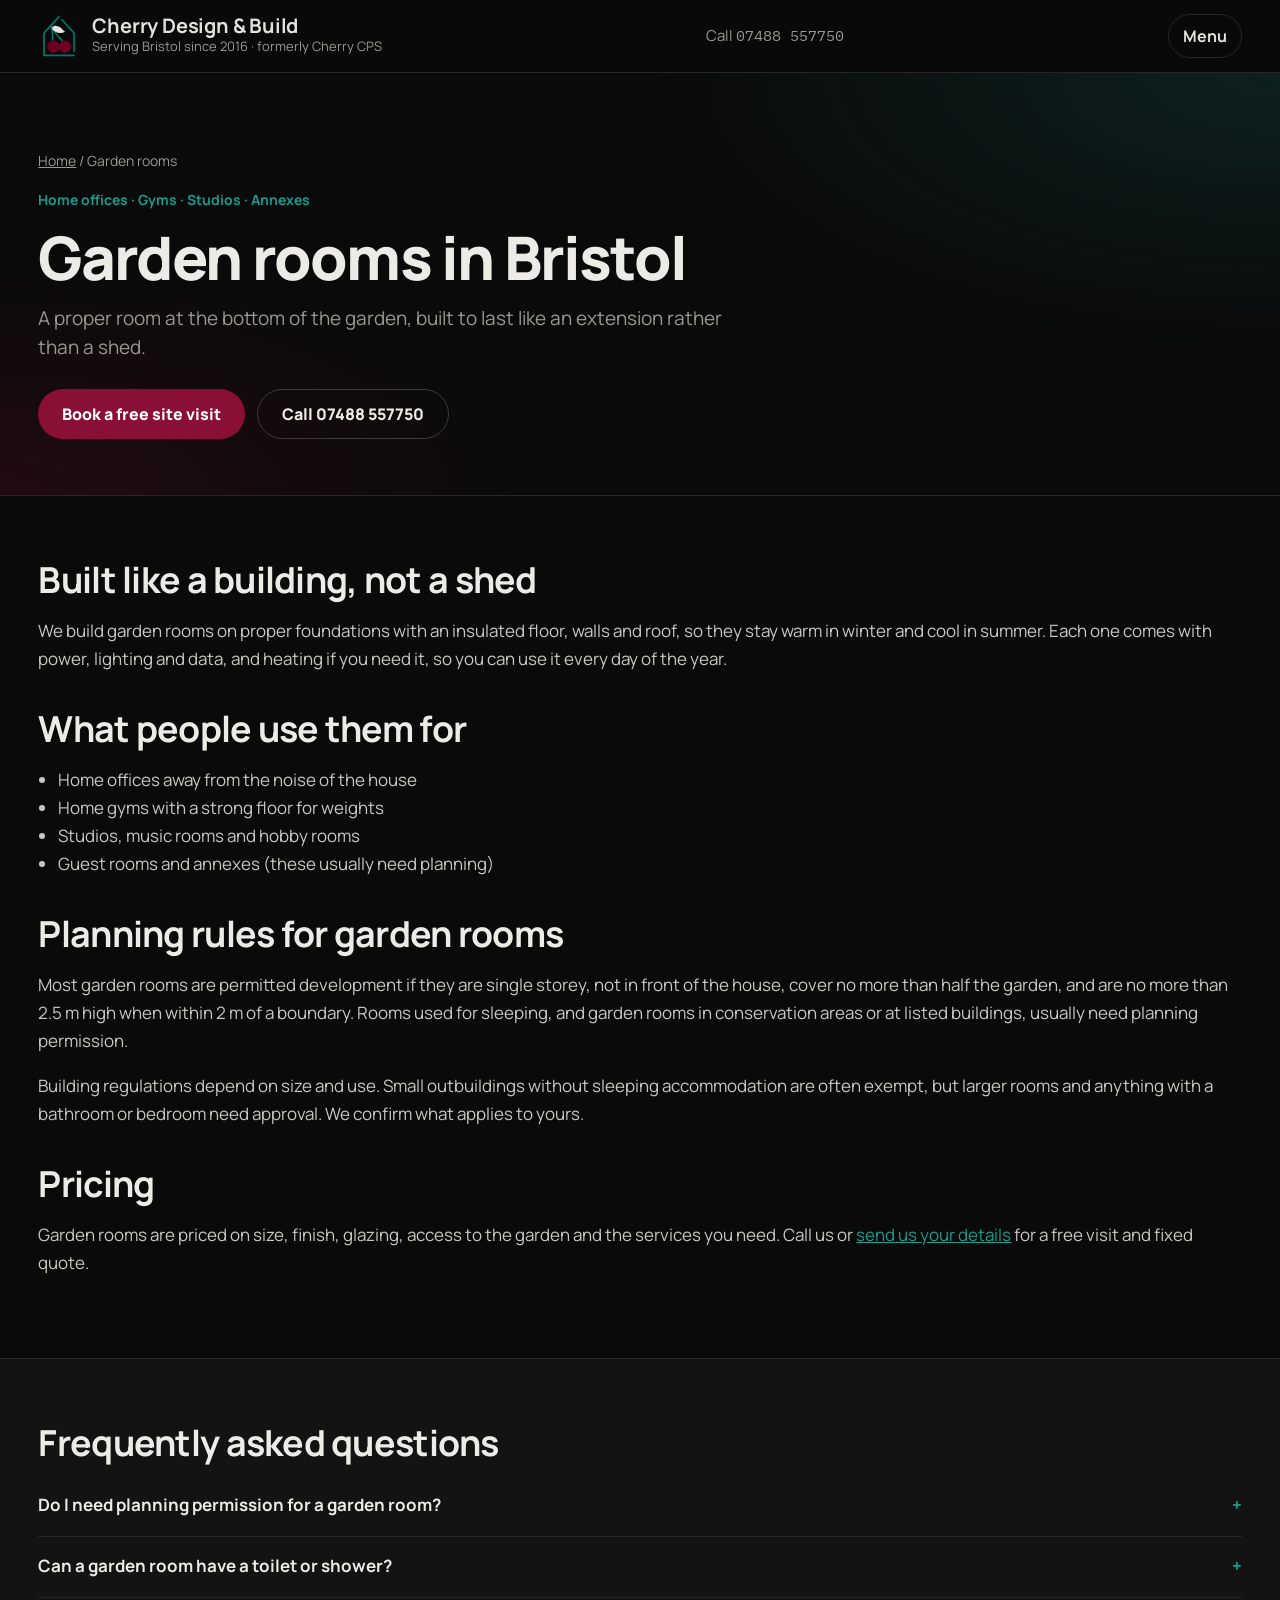
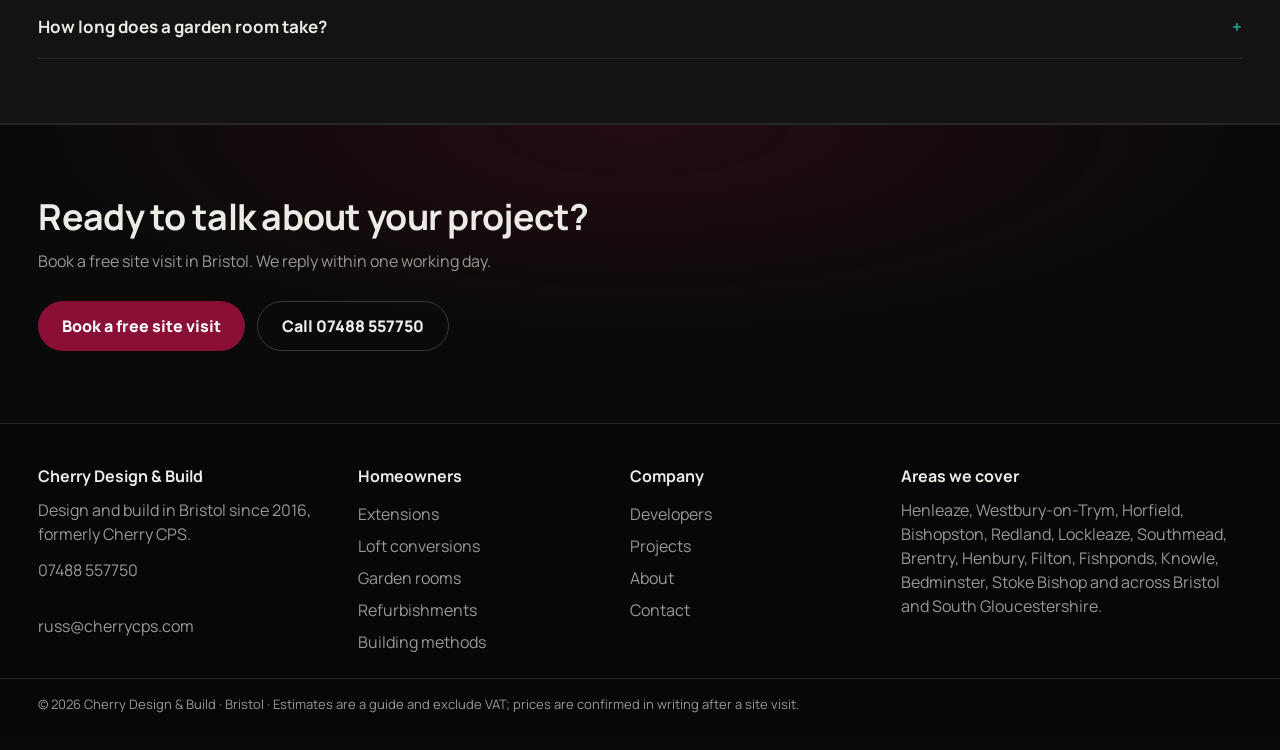
<file: garden-rooms/index.html>
<!DOCTYPE html>
<html lang="en-GB">
<head>
<meta charset="utf-8">
<meta name="viewport" content="width=device-width, initial-scale=1">
<title>Garden Rooms Bristol | Cherry Design &amp; Build</title>
<meta name="description" content="Garden rooms in Bristol built on proper foundations: home offices, gyms, studios and annexes, insulated, powered and heated for year-round use.">
<link rel="canonical" href="https://cherrydesignandbuild.co.uk/garden-rooms/">
<meta property="og:type" content="website"><meta property="og:site_name" content="Cherry Design &amp; Build">
<meta property="og:title" content="Garden Rooms Bristol | Cherry Design &amp; Build"><meta property="og:description" content="Garden rooms in Bristol built on proper foundations: home offices, gyms, studios and annexes, insulated, powered and heated for year-round use."><meta property="og:url" content="https://cherrydesignandbuild.co.uk/garden-rooms/"><meta property="og:locale" content="en_GB">
<link rel="icon" type="image/svg+xml" href="/assets/icon.svg">
<link rel="preconnect" href="https://fonts.googleapis.com"><link rel="preconnect" href="https://fonts.gstatic.com" crossorigin>
<link href="https://fonts.googleapis.com/css2?family=Manrope:wght@400;500;600;700;800&family=IBM+Plex+Mono:wght@400;600&display=swap" rel="stylesheet">
<link rel="stylesheet" href="/assets/style.css">
<script type="application/ld+json">{"@context": "https://schema.org", "@graph": [{"@type": "HomeAndConstructionBusiness", "@id": "https://cherrydesignandbuild.co.uk/#business", "name": "Cherry Design & Build", "alternateName": "Cherry CPS", "url": "https://cherrydesignandbuild.co.uk/", "telephone": "+447488557750", "email": "russ@cherrycps.com", "foundingDate": "2016", "image": "https://cherrydesignandbuild.co.uk/assets/icon.svg", "address": {"@type": "PostalAddress", "addressLocality": "Bristol", "addressRegion": "Bristol", "addressCountry": "GB"}, "areaServed": [{"@type": "City", "name": "Bristol"}, {"@type": "AdministrativeArea", "name": "South Gloucestershire"}]}, {"@type": "Service", "name": "Garden rooms in Bristol", "serviceType": "Garden rooms", "provider": {"@id": "https://cherrydesignandbuild.co.uk/#business"}, "areaServed": {"@type": "City", "name": "Bristol"}, "url": "https://cherrydesignandbuild.co.uk/garden-rooms/"}, {"@type": "FAQPage", "mainEntity": [{"@type": "Question", "name": "Do I need planning permission for a garden room?", "acceptedAnswer": {"@type": "Answer", "text": "Usually not, if it is single storey, behind the house, covers less than half the garden and is under 2.5 m high near a boundary. Sleeping use or a conservation area changes that."}}, {"@type": "Question", "name": "Can a garden room have a toilet or shower?", "acceptedAnswer": {"@type": "Answer", "text": "Yes, with a drainage connection. It will need building regulations approval and we plan the drainage route at survey."}}, {"@type": "Question", "name": "How long does a garden room take?", "acceptedAnswer": {"@type": "Answer", "text": "Most garden rooms take 4 to 8 weeks on site depending on size and finish."}}]}, {"@type": "BreadcrumbList", "itemListElement": [{"@type": "ListItem", "position": 1, "name": "Home", "item": "https://cherrydesignandbuild.co.uk/"}, {"@type": "ListItem", "position": 2, "name": "Garden rooms", "item": "https://cherrydesignandbuild.co.uk/garden-rooms/"}]}]}</script>
</head>
<body data-project="">
<a class="skip" href="#main">Skip to content</a>
<header class="top"><div class="in">
  <a class="brand" href="/"><img class="mark" src="/assets/icon.svg" alt="" width="42" height="42"><div><b>Cherry Design &amp; Build</b><small>Serving Bristol since 2016 · formerly Cherry CPS</small></div></a>
  <nav class="nav" aria-label="Main"><a href="/extensions/">Extensions</a><a href="/loft-conversions/">Loft conversions</a><a href="/garden-rooms/" aria-current="page">Garden rooms</a><a href="/refurbishments/">Refurbishments</a><a href="/developers/">Developers</a><a href="/projects/">Projects</a><a href="/contact/">Contact</a></nav>
  <a class="tel" href="tel:+447488557750"><span>Call</span> <span class="mono">07488 557750</span></a>
  <details class="mnav"><summary aria-label="Menu">Menu</summary><nav aria-label="Mobile"><a href="/">Home</a><a href="/extensions/">Extensions</a><a href="/loft-conversions/">Loft conversions</a><a href="/garden-rooms/">Garden rooms</a><a href="/refurbishments/">Refurbishments</a><a href="/developers/">Developers</a><a href="/projects/">Projects</a><a href="/contact/">Contact</a></nav></details>
</div></header>
<main id="main">
<section class="phero"><div class="in"><nav class="crumbs" aria-label="Breadcrumb"><a href="/">Home</a> <span>/</span> <span aria-current="page">Garden rooms</span></nav><p class="kicker">Home offices · Gyms · Studios · Annexes</p><h1>Garden rooms in Bristol</h1><p class="sub">A proper room at the bottom of the garden, built to last like an extension rather than a shed.</p>
  <div class="ctas"><a class="btn" href="/contact/">Book a free site visit</a><a class="btn ghost" href="tel:+447488557750">Call 07488 557750</a></div></div></section>

<section class="band"><div class="in prose">
  <h2>Built like a building, not a shed</h2>
  <p>We build garden rooms on proper foundations with an insulated floor, walls and roof, so they stay warm in winter and cool in summer. Each one comes with power, lighting and data, and heating if you need it, so you can use it every day of the year.</p>
  <h2>What people use them for</h2>
  <ul><li>Home offices away from the noise of the house</li><li>Home gyms with a strong floor for weights</li><li>Studios, music rooms and hobby rooms</li><li>Guest rooms and annexes (these usually need planning)</li></ul>
  <h2>Planning rules for garden rooms</h2>
  <p>Most garden rooms are permitted development if they are single storey, not in front of the house, cover no more than half the garden, and are no more than 2.5 m high when within 2 m of a boundary. Rooms used for sleeping, and garden rooms in conservation areas or at listed buildings, usually need planning permission.</p>
  <p>Building regulations depend on size and use. Small outbuildings without sleeping accommodation are often exempt, but larger rooms and anything with a bathroom or bedroom need approval. We confirm what applies to yours.</p>
  <h2>Pricing</h2>
  <p>Garden rooms are priced on size, finish, glazing, access to the garden and the services you need. Call us or <a href="/contact/">send us your details</a> for a free visit and fixed quote.</p>
</div></section>

<section class="band alt"><div class="in faq"><h2>Frequently asked questions</h2><details><summary>Do I need planning permission for a garden room?</summary><p>Usually not, if it is single storey, behind the house, covers less than half the garden and is under 2.5 m high near a boundary. Sleeping use or a conservation area changes that.</p></details><details><summary>Can a garden room have a toilet or shower?</summary><p>Yes, with a drainage connection. It will need building regulations approval and we plan the drainage route at survey.</p></details><details><summary>How long does a garden room take?</summary><p>Most garden rooms take 4 to 8 weeks on site depending on size and finish.</p></details></div></section>
<section class="cta"><div class="in"><h2>Ready to talk about your project?</h2><p>Book a free site visit in Bristol. We reply within one working day.</p><div class="ctas"><a class="btn" href="/contact/">Book a free site visit</a><a class="btn ghost" href="tel:+447488557750">Call 07488 557750</a></div></div></section></main>
<footer class="foot"><div class="in">
  <div><b>Cherry Design &amp; Build</b><p>Design and build in Bristol since 2016, formerly Cherry CPS.</p><p><a href="tel:+447488557750">07488 557750</a><br><a href="mailto:russ@cherrycps.com">russ@cherrycps.com</a></p></div>
  <div><b>Homeowners</b><a href="/extensions/">Extensions</a><a href="/loft-conversions/">Loft conversions</a><a href="/garden-rooms/">Garden rooms</a><a href="/refurbishments/">Refurbishments</a><a href="/building-methods/">Building methods</a></div>
  <div><b>Company</b><a href="/developers/">Developers</a><a href="/projects/">Projects</a><a href="/about/">About</a><a href="/contact/">Contact</a></div>
  <div><b>Areas we cover</b><p>Henleaze, Westbury-on-Trym, Horfield, Bishopston, Redland, Lockleaze, Southmead, Brentry, Henbury, Filton, Fishponds, Knowle, Bedminster, Stoke Bishop and across Bristol and South Gloucestershire.</p></div>
</div><p class="legal">© 2026 Cherry Design &amp; Build · Bristol · Estimates are a guide and exclude VAT; prices are confirmed in writing after a site visit.</p></footer>
</body>
</html>
</file>
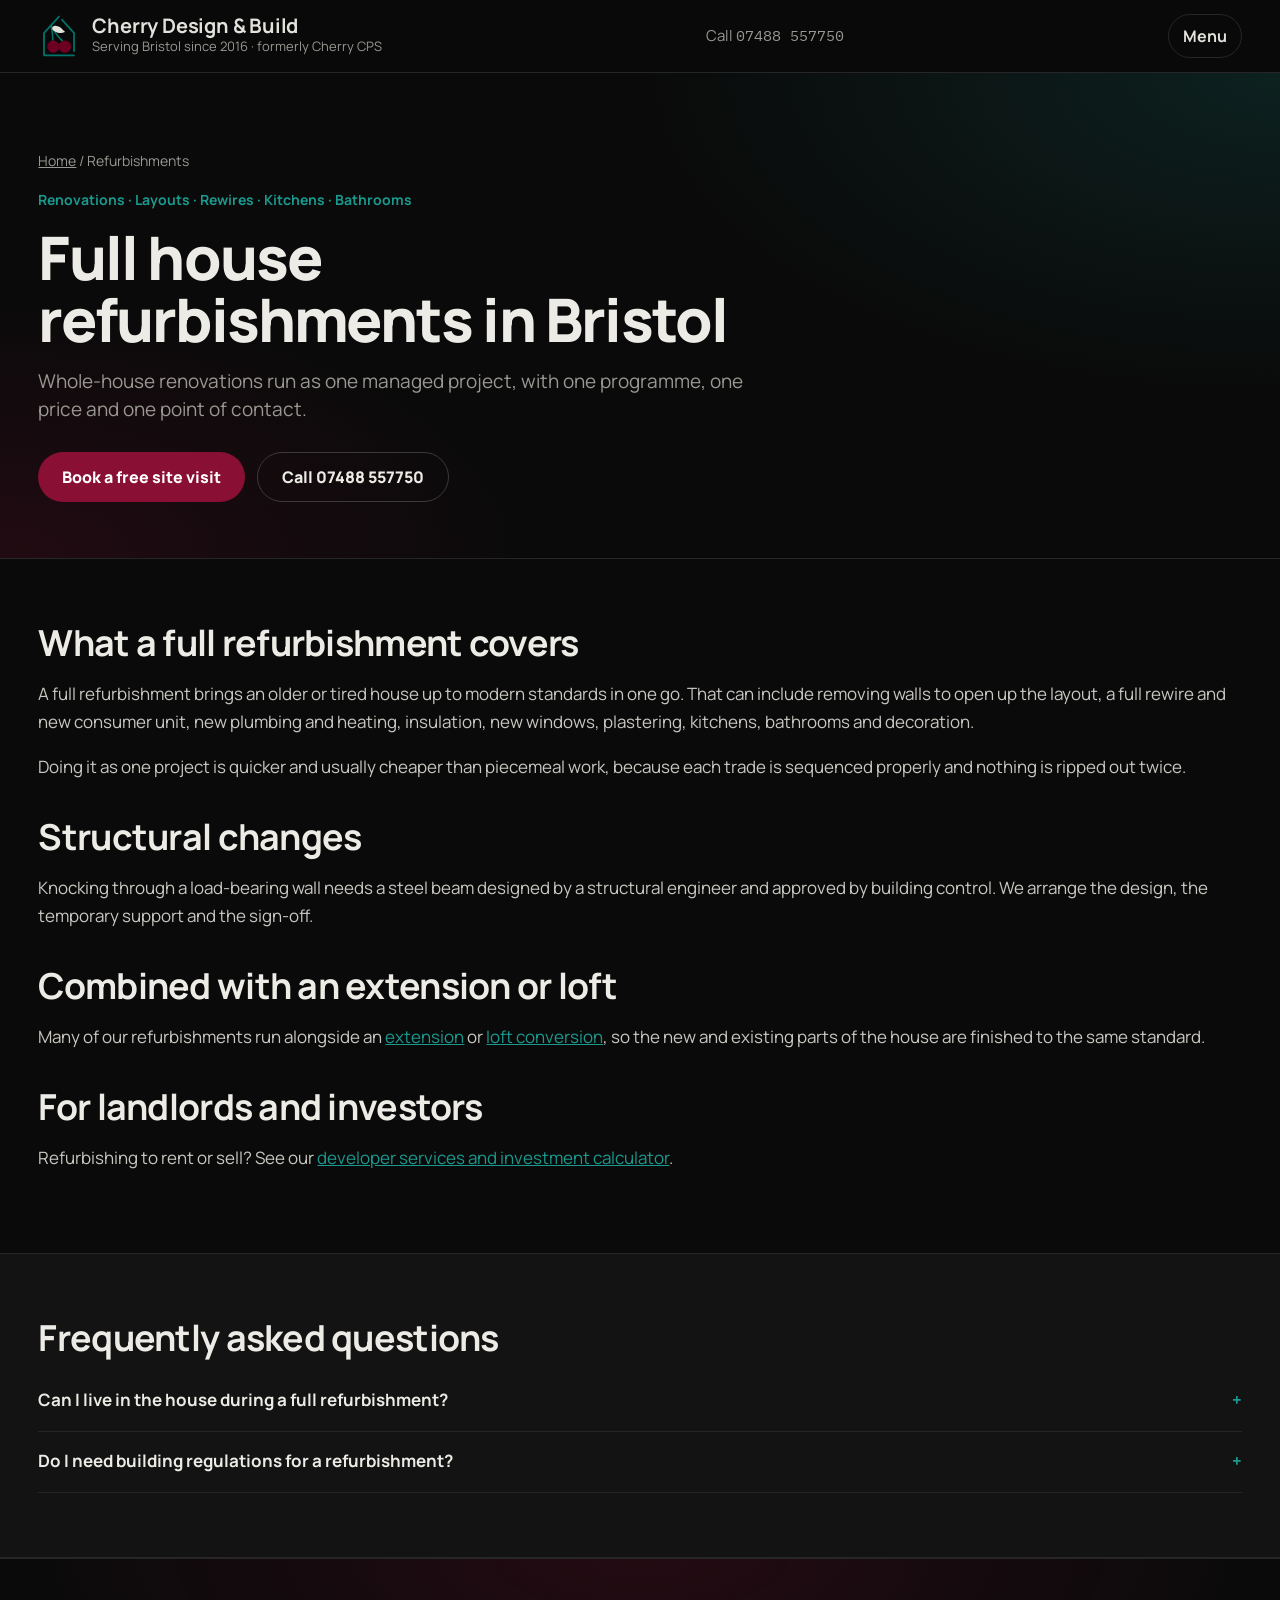
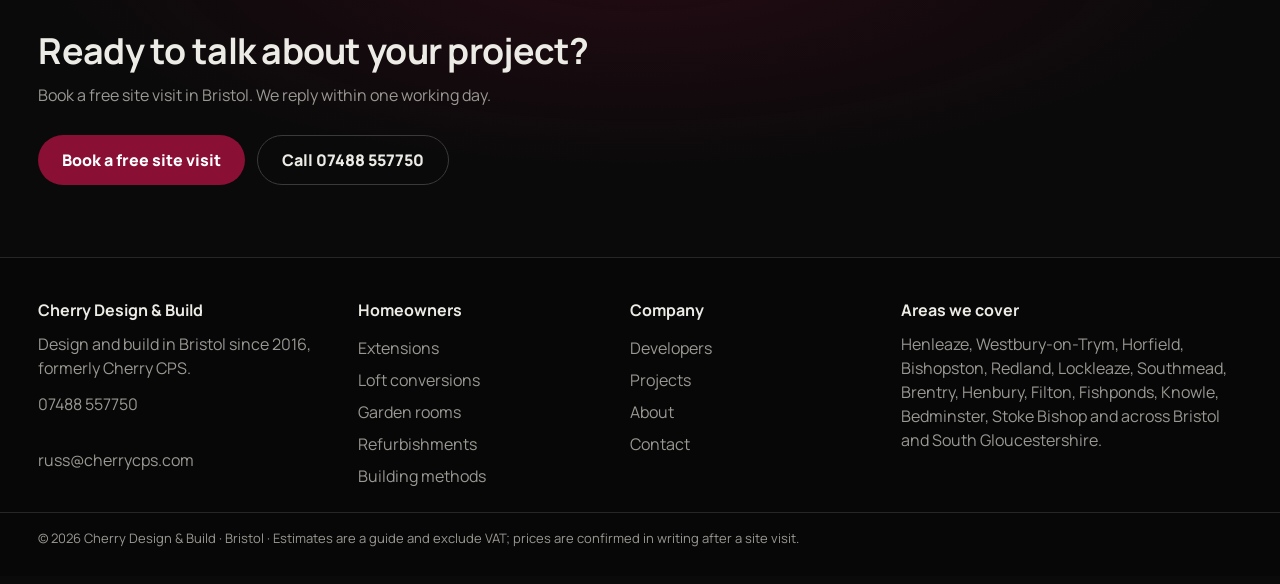
<file: refurbishments/index.html>
<!DOCTYPE html>
<html lang="en-GB">
<head>
<meta charset="utf-8">
<meta name="viewport" content="width=device-width, initial-scale=1">
<title>House Refurbishments Bristol | Cherry Design &amp; Build</title>
<meta name="description" content="Full house refurbishments and renovations in Bristol: new layouts, rewires, plumbing, kitchens, bathrooms and finishes, managed as one project.">
<link rel="canonical" href="https://cherrydesignandbuild.co.uk/refurbishments/">
<meta property="og:type" content="website"><meta property="og:site_name" content="Cherry Design &amp; Build">
<meta property="og:title" content="House Refurbishments Bristol | Cherry Design &amp; Build"><meta property="og:description" content="Full house refurbishments and renovations in Bristol: new layouts, rewires, plumbing, kitchens, bathrooms and finishes, managed as one project."><meta property="og:url" content="https://cherrydesignandbuild.co.uk/refurbishments/"><meta property="og:locale" content="en_GB">
<link rel="icon" type="image/svg+xml" href="/assets/icon.svg">
<link rel="preconnect" href="https://fonts.googleapis.com"><link rel="preconnect" href="https://fonts.gstatic.com" crossorigin>
<link href="https://fonts.googleapis.com/css2?family=Manrope:wght@400;500;600;700;800&family=IBM+Plex+Mono:wght@400;600&display=swap" rel="stylesheet">
<link rel="stylesheet" href="/assets/style.css">
<script type="application/ld+json">{"@context": "https://schema.org", "@graph": [{"@type": "HomeAndConstructionBusiness", "@id": "https://cherrydesignandbuild.co.uk/#business", "name": "Cherry Design & Build", "alternateName": "Cherry CPS", "url": "https://cherrydesignandbuild.co.uk/", "telephone": "+447488557750", "email": "russ@cherrycps.com", "foundingDate": "2016", "image": "https://cherrydesignandbuild.co.uk/assets/icon.svg", "address": {"@type": "PostalAddress", "addressLocality": "Bristol", "addressRegion": "Bristol", "addressCountry": "GB"}, "areaServed": [{"@type": "City", "name": "Bristol"}, {"@type": "AdministrativeArea", "name": "South Gloucestershire"}]}, {"@type": "Service", "name": "House refurbishments in Bristol", "serviceType": "House refurbishments", "provider": {"@id": "https://cherrydesignandbuild.co.uk/#business"}, "areaServed": {"@type": "City", "name": "Bristol"}, "url": "https://cherrydesignandbuild.co.uk/refurbishments/"}, {"@type": "FAQPage", "mainEntity": [{"@type": "Question", "name": "Can I live in the house during a full refurbishment?", "acceptedAnswer": {"@type": "Answer", "text": "Sometimes, room by room, but a full refurbishment is faster and safer with the house empty. We plan the phasing with you."}}, {"@type": "Question", "name": "Do I need building regulations for a refurbishment?", "acceptedAnswer": {"@type": "Answer", "text": "Structural changes, rewiring, new heating and new windows all fall under building regulations. We arrange the approvals and certificates."}}]}, {"@type": "BreadcrumbList", "itemListElement": [{"@type": "ListItem", "position": 1, "name": "Home", "item": "https://cherrydesignandbuild.co.uk/"}, {"@type": "ListItem", "position": 2, "name": "Refurbishments", "item": "https://cherrydesignandbuild.co.uk/refurbishments/"}]}]}</script>
</head>
<body data-project="">
<a class="skip" href="#main">Skip to content</a>
<header class="top"><div class="in">
  <a class="brand" href="/"><img class="mark" src="/assets/icon.svg" alt="" width="42" height="42"><div><b>Cherry Design &amp; Build</b><small>Serving Bristol since 2016 · formerly Cherry CPS</small></div></a>
  <nav class="nav" aria-label="Main"><a href="/extensions/">Extensions</a><a href="/loft-conversions/">Loft conversions</a><a href="/garden-rooms/">Garden rooms</a><a href="/refurbishments/" aria-current="page">Refurbishments</a><a href="/developers/">Developers</a><a href="/projects/">Projects</a><a href="/contact/">Contact</a></nav>
  <a class="tel" href="tel:+447488557750"><span>Call</span> <span class="mono">07488 557750</span></a>
  <details class="mnav"><summary aria-label="Menu">Menu</summary><nav aria-label="Mobile"><a href="/">Home</a><a href="/extensions/">Extensions</a><a href="/loft-conversions/">Loft conversions</a><a href="/garden-rooms/">Garden rooms</a><a href="/refurbishments/">Refurbishments</a><a href="/developers/">Developers</a><a href="/projects/">Projects</a><a href="/contact/">Contact</a></nav></details>
</div></header>
<main id="main">
<section class="phero"><div class="in"><nav class="crumbs" aria-label="Breadcrumb"><a href="/">Home</a> <span>/</span> <span aria-current="page">Refurbishments</span></nav><p class="kicker">Renovations · Layouts · Rewires · Kitchens · Bathrooms</p><h1>Full house refurbishments in Bristol</h1><p class="sub">Whole-house renovations run as one managed project, with one programme, one price and one point of contact.</p>
  <div class="ctas"><a class="btn" href="/contact/">Book a free site visit</a><a class="btn ghost" href="tel:+447488557750">Call 07488 557750</a></div></div></section>

<section class="band"><div class="in prose">
  <h2>What a full refurbishment covers</h2>
  <p>A full refurbishment brings an older or tired house up to modern standards in one go. That can include removing walls to open up the layout, a full rewire and new consumer unit, new plumbing and heating, insulation, new windows, plastering, kitchens, bathrooms and decoration.</p>
  <p>Doing it as one project is quicker and usually cheaper than piecemeal work, because each trade is sequenced properly and nothing is ripped out twice.</p>
  <h2>Structural changes</h2>
  <p>Knocking through a load-bearing wall needs a steel beam designed by a structural engineer and approved by building control. We arrange the design, the temporary support and the sign-off.</p>
  <h2>Combined with an extension or loft</h2>
  <p>Many of our refurbishments run alongside an <a href="/extensions/">extension</a> or <a href="/loft-conversions/">loft conversion</a>, so the new and existing parts of the house are finished to the same standard.</p>
  <h2>For landlords and investors</h2>
  <p>Refurbishing to rent or sell? See our <a href="/developers/">developer services and investment calculator</a>.</p>
</div></section>

<section class="band alt"><div class="in faq"><h2>Frequently asked questions</h2><details><summary>Can I live in the house during a full refurbishment?</summary><p>Sometimes, room by room, but a full refurbishment is faster and safer with the house empty. We plan the phasing with you.</p></details><details><summary>Do I need building regulations for a refurbishment?</summary><p>Structural changes, rewiring, new heating and new windows all fall under building regulations. We arrange the approvals and certificates.</p></details></div></section>
<section class="cta"><div class="in"><h2>Ready to talk about your project?</h2><p>Book a free site visit in Bristol. We reply within one working day.</p><div class="ctas"><a class="btn" href="/contact/">Book a free site visit</a><a class="btn ghost" href="tel:+447488557750">Call 07488 557750</a></div></div></section></main>
<footer class="foot"><div class="in">
  <div><b>Cherry Design &amp; Build</b><p>Design and build in Bristol since 2016, formerly Cherry CPS.</p><p><a href="tel:+447488557750">07488 557750</a><br><a href="mailto:russ@cherrycps.com">russ@cherrycps.com</a></p></div>
  <div><b>Homeowners</b><a href="/extensions/">Extensions</a><a href="/loft-conversions/">Loft conversions</a><a href="/garden-rooms/">Garden rooms</a><a href="/refurbishments/">Refurbishments</a><a href="/building-methods/">Building methods</a></div>
  <div><b>Company</b><a href="/developers/">Developers</a><a href="/projects/">Projects</a><a href="/about/">About</a><a href="/contact/">Contact</a></div>
  <div><b>Areas we cover</b><p>Henleaze, Westbury-on-Trym, Horfield, Bishopston, Redland, Lockleaze, Southmead, Brentry, Henbury, Filton, Fishponds, Knowle, Bedminster, Stoke Bishop and across Bristol and South Gloucestershire.</p></div>
</div><p class="legal">© 2026 Cherry Design &amp; Build · Bristol · Estimates are a guide and exclude VAT; prices are confirmed in writing after a site visit.</p></footer>
</body>
</html>
</file>
<file: assets/style.css>
/* VOICE: a straight-talking Bristol builder showing you the drawing and the price.
   IDEA: a site drawing on the table, marked up live as you choose.
   PICTURE: the live plan and rear elevation, large and always in view.
   COLOUR and TYPE: the logo's black, teal and cherry on warm off-white; Manrope with Plex Mono figures.
   LAYOUT: choices in one calm column on the left, drawing and price on the right; stacked on phones. */
:root{
  color-scheme:dark;
  --bg:#0a0a0a; --paper:#131313; --ink:#ecebe6; --muted:#9a9892; --line:#262626; --soft:#1b1b1b;
  --black:#0b0b0b; --onblack:#e2e1dc; --onblack-mute:#9a9892;
  --teal:#1a9a8e; --teal-soft:rgba(26,154,142,.14); --cherry:#8a0f35; --cherry-soft:rgba(138,15,53,.22);
  --good:#4cc38a; --warn:#e0b04a; --bad:#ef6a7e;
}
*{box-sizing:border-box;min-width:0}
body{margin:0;background:var(--bg);color:var(--ink);font:16px/1.5 Manrope,system-ui,-apple-system,"Segoe UI",sans-serif;overflow-x:clip}
.mono{font-family:"IBM Plex Mono",ui-monospace,Menlo,monospace}
:focus-visible{outline:2px solid var(--teal);outline-offset:2px}

.hero{position:relative;overflow:hidden;border-bottom:1px solid var(--line);background:radial-gradient(120% 90% at 85% 0%,rgba(26,154,142,.18),transparent 55%),radial-gradient(80% 70% at 0% 100%,rgba(138,15,53,.22),transparent 60%),var(--bg)}
.hin{max-width:1400px;margin:0 auto;padding:clamp(48px,9vw,120px) max(16px,3vw) clamp(40px,6vw,72px)}
.hin{display:grid;grid-template-columns:minmax(0,1.3fr) minmax(0,1fr);gap:40px;align-items:center}
.hart{display:flex;justify-content:center}
.hart svg{width:min(100%,420px);height:auto;filter:drop-shadow(0 30px 60px rgba(26,154,142,.25))}
@media (max-width:900px){.hin{grid-template-columns:1fr}.hart{display:none}}
.kicker{margin:0 0 16px;color:var(--teal);font-weight:700;font-size:14px}
.hero h1{margin:0;font-size:clamp(36px,6vw,72px);line-height:1.02;letter-spacing:-.035em;font-weight:800;max-width:14ch;text-wrap:balance}
.hero .sub{margin:20px 0 0;color:var(--muted);font-size:clamp(16px,1.6vw,19px);max-width:52ch}
.ctas{display:flex;flex-wrap:wrap;gap:12px;margin-top:28px}
.ctas .btn{width:auto;margin:0;padding:12px 24px;text-decoration:none;border-radius:999px}
.ctas .btn.ghost{background:transparent;border:1px solid #3a3a3a;color:var(--ink)}
.trust{list-style:none;padding:0;margin:40px 0 0;display:flex;flex-wrap:wrap;gap:12px 40px}
.trust li{display:grid;gap:2px;border-left:2px solid var(--teal);padding-left:12px}
.trust b{font-size:18px}.trust span{color:var(--muted);font-size:14px}
.btn{border-radius:999px}
html{scroll-behavior:smooth;scroll-padding-top:80px}
.opener{max-width:1400px;margin:0 auto;padding:28px max(16px,3vw) 0}
.openbtn{width:100%;min-height:64px;display:flex;justify-content:space-between;align-items:center;padding:16px 24px;border-radius:16px;border:1px solid var(--line);background:var(--paper);color:var(--ink);font:inherit;font-size:20px;font-weight:800;cursor:pointer}
.openbtn:hover{border-color:var(--teal)}
.openbtn span,.morebtn span{transition:transform .2s;color:var(--teal)}
.openbtn[aria-expanded=true] span,.morebtn[aria-expanded=true] span{transform:rotate(180deg)}
.morebtn{width:100%;min-height:52px;margin:4px 0 8px;display:flex;justify-content:space-between;align-items:center;gap:10px;padding:12px 16px;border-radius:12px;border:1px dashed #3a3a3a;background:transparent;color:var(--ink);font:inherit;font-weight:700;font-size:15px;cursor:pointer;text-align:left}
.morebtn:hover{border-color:var(--teal)}
#priceNow{margin-top:18px}
/* header */
.top{background:rgba(10,10,10,.85);backdrop-filter:blur(10px);color:var(--onblack);position:sticky;top:0;z-index:20;border-bottom:1px solid var(--line)}
.top .in{max-width:1400px;margin:0 auto;padding:14px max(16px,3vw);display:flex;align-items:center;justify-content:space-between;gap:16px;flex-wrap:wrap}
.brand{display:flex;align-items:center;gap:12px}
.mark{width:42px;height:42px;flex:none}
.brand b{display:block;font-size:20px;font-weight:700;letter-spacing:-.01em;line-height:1.1}
.brand small{display:block;font-size:13px;color:var(--onblack-mute)}
.top .tel{font-size:15px;color:var(--onblack)}
.top .tel span{color:var(--onblack-mute)}

.intro{max-width:1400px;margin:0 auto;padding:28px max(16px,3vw) 0}
.intro h1{margin:0;font-size:clamp(28px,3.6vw,44px);line-height:1.08;letter-spacing:-.02em;text-wrap:balance;font-weight:800}
.intro p{margin:10px 0 0;color:var(--muted);max-width:62ch}
.testnote{display:inline-block;margin-top:12px;font-size:13px;background:var(--cherry-soft);color:#f3b8c8;padding:4px 10px;border-radius:999px;font-weight:600}

.wrap{display:grid;grid-template-columns:minmax(300px,420px) minmax(0,1fr);gap:24px;padding:24px max(16px,3vw) 40px;max-width:1400px;margin:0 auto}
.panel{background:var(--paper);border:1px solid var(--line);border-radius:16px;padding:24px}
.panel h2{font-size:18px;margin:0 0 14px;font-weight:700}
.step{border-top:1px solid var(--line);padding:16px 0}
.step:first-of-type{border-top:0;padding-top:0}
.step .title{display:flex;justify-content:space-between;gap:10px;font-weight:700;margin-bottom:10px;font-size:15px}
.step .title output{font-family:"IBM Plex Mono",monospace;color:var(--teal);font-weight:600}
input[type=range]{width:100%;accent-color:var(--teal);height:28px}
.seg{display:flex;flex-wrap:wrap;gap:6px}
.seg button{flex:1 1 auto;min-height:44px;border:1px solid var(--line);background:var(--soft);border-radius:8px;padding:8px 12px;font:inherit;font-size:14px;font-weight:600;cursor:pointer;color:var(--ink)}
.seg button:hover{border-color:var(--teal)}
.seg button{transition:background .15s,border-color .15s}
.seg button[aria-pressed=true]{background:var(--teal);color:#fff;border-color:var(--teal)}
.check{display:flex;gap:10px;align-items:center;margin-top:10px;font-size:14px;min-height:32px}
.check input{width:20px;height:20px;accent-color:var(--teal)}
.hint{font-size:13.5px;color:var(--muted);margin-top:8px}

.right{display:flex;flex-direction:column;gap:24px}
.drawing{position:sticky;top:12px;z-index:2}
.tabs{display:none;gap:6px;margin-bottom:10px}
.tabs button{min-height:40px;border:1px solid var(--line);background:var(--soft);border-radius:8px;padding:6px 14px;font:inherit;font-size:14px;font-weight:600;cursor:pointer;color:var(--ink)}
.tabs button[aria-pressed=true]{background:var(--teal);color:#fff;border-color:var(--teal)}
.views{display:grid;grid-template-columns:1.1fr 1fr;gap:16px}
.view{border:1px solid var(--line);border-radius:10px;background:#f6f4ef;overflow:hidden}
.view .cap{background:#efece5;color:#62615c!important;border-color:#dedad0!important}
.view .cap{font-family:"IBM Plex Mono",monospace;font-size:12px;color:var(--muted);padding:7px 10px;border-bottom:1px solid var(--line);display:flex;justify-content:space-between;gap:8px}
.view svg{display:block;width:100%;height:auto}
.titleblock{margin-top:10px;font-family:"IBM Plex Mono",monospace;font-size:12px;color:var(--muted);display:flex;justify-content:space-between;flex-wrap:wrap;gap:8px}
.pd{margin-top:12px;padding:12px 14px;border-radius:8px;font-size:15px;font-weight:700;display:flex;gap:10px;align-items:center}
.pd .dot{width:11px;height:11px;border-radius:50%;flex:none}
.pd small{display:block;font-weight:500;color:var(--muted);font-size:13px}

table.price{width:100%;border-collapse:collapse;font-size:15px}
table.price td{padding:9px 0;border-bottom:1px solid var(--line);vertical-align:top}
table.price td:last-child{text-align:right;font-family:"IBM Plex Mono",monospace;white-space:nowrap;padding-left:12px}
table.price tr.total td{font-weight:800;border-bottom:0;padding-top:14px;font-size:18px}
.badge{font-size:11px;margin-left:8px;background:var(--teal-soft);color:var(--teal);padding:2px 7px;border-radius:5px;font-weight:700;white-space:nowrap}
.locked .figures{filter:blur(7px);user-select:none;pointer-events:none}
.gate{margin-top:16px;border:1px solid var(--line);border-radius:10px;padding:18px;background:var(--soft)}
.gate h3{margin:0 0 4px;font-size:18px}
.gate p{margin:0 0 12px;font-size:14px;color:var(--muted)}
.gate .grid{display:grid;grid-template-columns:1fr 1fr;gap:10px}
.gate label{display:grid;gap:4px;font-size:13px;font-weight:600;color:var(--muted)}
.gate input{width:100%;min-height:44px;padding:10px 12px;border:1px solid var(--line);border-radius:8px;font:inherit;font-size:16px;background:var(--bg);color:var(--ink)}
.gate .full{grid-column:1/-1}
.gate .consent{grid-column:1/-1;display:flex;gap:10px;align-items:flex-start;font-weight:500;font-size:13px}
.gate .consent input{width:20px;min-height:20px;height:20px;margin-top:1px;accent-color:var(--cherry)}
.btn{display:inline-flex;justify-content:center;align-items:center;min-height:48px;margin-top:12px;width:100%;background:var(--cherry);color:#fff;border:0;border-radius:8px;padding:12px;font:inherit;font-weight:800;font-size:16px;cursor:pointer}
.btn:hover{filter:brightness(1.12)}
.done{display:none;margin-top:14px;padding:14px;border-radius:8px;background:rgba(76,195,138,.12);color:var(--good);font-size:14.5px}
.unlocked .done{display:block}
.unlocked .gate{display:none}
.next{display:none;margin-top:14px;gap:10px;flex-wrap:wrap}
.unlocked .next{display:flex}
.next .btn{width:auto;flex:1 1 200px;margin-top:0}
.next .btn.ghost{background:transparent;color:var(--ink);border:1px solid var(--ink)}
.disclaimer{font-size:13px;color:var(--muted);margin-top:16px;border-left:3px solid var(--teal);padding-left:10px}
.copymsg{font-size:13.5px;color:var(--good);margin-top:8px;min-height:1em}

.slots{max-width:1400px;margin:0 auto 24px;padding:0 max(16px,3vw);display:grid;grid-template-columns:1fr 1fr;gap:24px}
.slot{border:1px dashed #333;border-radius:12px;padding:40px 24px;text-align:center;color:var(--muted);background:var(--soft)}
.slot h2{margin:0 0 6px;color:var(--ink);font-size:22px}
.slot p{margin:0}
@media (max-width:700px){.slots{grid-template-columns:1fr}}
.methods{max-width:1400px;margin:0 auto 40px;padding:0 max(16px,3vw)}
.methods h2{font-size:clamp(26px,3vw,38px);letter-spacing:-.02em;margin:0 0 10px}
.methods .lede{color:var(--muted);max-width:70ch;margin:0}
.mgrid{display:grid;grid-template-columns:repeat(auto-fill,minmax(280px,1fr));gap:16px;margin-top:24px}
.mgrid article{background:var(--paper);border:1px solid var(--line);border-radius:16px;padding:22px}
.mgrid h3{margin:0 0 8px;font-size:19px}
.mgrid p{margin:0;color:var(--muted)}
.mgrid .meta{margin-top:12px;font-size:13.5px;color:var(--teal);font-weight:600}
.nav{display:flex;gap:22px;flex-wrap:wrap}
.nav a{color:var(--onblack-mute);text-decoration:none;font-weight:600;font-size:15px}
.nav a:hover{color:var(--onblack)}
@media (max-width:820px){.nav{display:none}}
.aud{max-width:1400px;margin:0 auto;padding:56px max(16px,3vw) 8px}
.aud h2{font-size:clamp(26px,3.2vw,40px);letter-spacing:-.02em;margin:0 0 10px;line-height:1.1;text-wrap:balance}
.aud .lede{color:var(--muted);max-width:70ch;margin:0}
.aud .mgrid{margin-top:24px}
.dev{border-top:1px solid var(--line);margin-top:24px}
.note{margin:20px 0 0;padding:14px 16px;border-left:3px solid var(--teal);background:var(--paper);border-radius:0 10px 10px 0;color:var(--muted);max-width:90ch}
.roi{display:grid;grid-template-columns:minmax(0,1.1fr) minmax(0,.9fr);gap:24px;margin:28px 0 48px;align-items:start}
@media (max-width:980px){.roi{grid-template-columns:1fr}}
.roih{margin:0 0 14px;font-size:22px}
.roi fieldset{border:0;border-top:1px solid var(--line);margin:18px 0 0;padding:16px 0 0}
.roi legend{font-weight:800;font-size:15px;padding:0 0 10px;color:var(--teal)}
.roi label{display:grid;gap:6px;font-size:14px;font-weight:600;color:var(--muted);margin-bottom:12px}
.roi label.ck{display:flex;align-items:center;gap:10px;color:var(--ink)}
.roi label.ck input{width:20px;height:20px;accent-color:var(--teal)}
.roi input[type=number],.roi select{min-height:44px;padding:10px 12px;border:1px solid var(--line);border-radius:8px;background:var(--bg);color:var(--ink);font:500 16px "IBM Plex Mono",monospace;width:100%}
.roi select{font-family:Manrope,sans-serif;font-weight:600}
.roi .two{display:grid;grid-template-columns:1fr 1fr;gap:12px}
@media (max-width:520px){.roi .two{grid-template-columns:1fr}}
.roiout{position:sticky;top:84px}
.roiout .big{font-size:clamp(40px,5vw,60px);font-weight:800;letter-spacing:-.03em;line-height:1;margin-top:10px}
.roiout .bigl{color:var(--muted);margin-top:6px}
.verdict{margin:16px 0;padding:10px 14px;border-radius:10px;font-weight:700}
.verdict.good{background:rgba(76,195,138,.12);color:var(--good)}
.verdict.mid{background:rgba(224,176,74,.12);color:var(--warn)}
.verdict.bad{background:rgba(239,106,126,.12);color:var(--bad)}
table.price tr.sumrow td{font-weight:800;color:var(--ink)}
.roiout .btn{text-decoration:none}
/* owner pricing panel */
.owner{max-width:1400px;margin:0 auto 48px;padding:0 max(16px,3vw)}
.owner details{background:var(--paper);border:1px dashed var(--line);border-radius:12px;padding:16px 20px}
.owner summary{cursor:pointer;font-weight:800;font-size:16px;min-height:32px;display:flex;align-items:center;gap:10px}
.owner summary span{font-weight:500;font-size:14px;color:var(--muted)}
.owner .pgrid{display:grid;grid-template-columns:repeat(auto-fill,minmax(240px,1fr));gap:12px 20px;margin-top:14px}
.owner label{display:grid;grid-template-columns:1fr 120px;gap:10px;align-items:center;font-size:14px;border-bottom:1px solid var(--line);padding-bottom:8px}
.owner input{min-height:40px;width:120px;padding:8px 10px;border:1px solid var(--line);border-radius:8px;font:500 15px "IBM Plex Mono",monospace;text-align:right;background:var(--soft);color:var(--ink)}
.owner .acts{display:flex;flex-wrap:wrap;gap:10px;margin-top:16px}
.owner .acts button{min-height:44px;padding:10px 16px;border-radius:8px;font:inherit;font-weight:700;cursor:pointer;border:1px solid var(--line);background:var(--soft);color:var(--ink)}
.owner .acts button.primary{background:var(--teal);color:#fff;border-color:var(--teal)}
.owner pre{font-family:"IBM Plex Mono",monospace;font-size:12px;background:var(--black);color:var(--onblack);padding:12px;border-radius:8px;overflow:auto;max-height:260px;margin:14px 0 0}

@media (max-width:980px){
  .wrap{grid-template-columns:1fr;gap:16px}
  .right{order:-1}
  .tabs{display:flex}
  .views{grid-template-columns:1fr}
  .views .view[hidden]{display:none}
  .drawing{position:static}
}
@media (min-width:981px){.views .view[hidden]{display:block}}
@media (max-width:520px){
  .gate .grid{grid-template-columns:1fr}
  .top .tel{width:100%}
  .owner label{grid-template-columns:1fr 110px}
}
@media (prefers-reduced-motion:reduce){*{transition:none!important}}

/* multi-page additions */
.skip{position:absolute;left:-9999px}.skip:focus{left:12px;top:12px;z-index:50;background:var(--teal);color:#fff;padding:8px 12px;border-radius:8px}
a{color:var(--teal)}
.top .in{flex-wrap:nowrap}
.brand{text-decoration:none;color:var(--onblack)}
.nav{gap:18px}
.nav a[aria-current=page]{color:var(--onblack)}
.tel{text-decoration:none;white-space:nowrap}
.mnav{display:none;position:relative}
.mnav summary{list-style:none;cursor:pointer;min-height:44px;display:flex;align-items:center;padding:0 14px;border:1px solid var(--line);border-radius:999px;font-weight:700;color:var(--onblack)}
.mnav summary::-webkit-details-marker{display:none}
.mnav nav{position:absolute;right:0;top:52px;background:var(--paper);border:1px solid var(--line);border-radius:14px;padding:8px;display:grid;min-width:220px;z-index:30}
.mnav nav a{padding:12px 14px;color:var(--ink);text-decoration:none;font-weight:600;border-radius:8px}
.mnav nav a:hover{background:var(--soft)}
@media (max-width:1320px){.nav{display:none}.mnav{display:block}}
.brand small{white-space:nowrap}
@media (max-width:560px){.tel{display:none}.brand small{display:none}}
.hart img{width:min(100%,420px);height:auto;filter:drop-shadow(0 30px 60px rgba(26,154,142,.25))}
.phero{border-bottom:1px solid var(--line);background:radial-gradient(90% 120% at 100% 0%,rgba(26,154,142,.16),transparent 55%),radial-gradient(70% 90% at 0% 100%,rgba(138,15,53,.18),transparent 60%),var(--bg)}
.phero .in{max-width:1400px;margin:0 auto;padding:clamp(36px,6vw,80px) max(16px,3vw) clamp(32px,5vw,56px)}
.phero h1{margin:0;font-size:clamp(34px,5vw,60px);line-height:1.04;letter-spacing:-.03em;font-weight:800;max-width:18ch;text-wrap:balance}
.phero .sub{margin:16px 0 0;color:var(--muted);font-size:clamp(16px,1.5vw,19px);max-width:60ch}
.crumbs{font-size:14px;color:var(--muted);margin-bottom:18px}
.crumbs a{color:var(--muted)}
.band{padding:clamp(36px,5vw,64px) 0}
.band.alt{background:var(--paper);border-block:1px solid var(--line)}
.band .in,.cta .in{max-width:1400px;margin:0 auto;padding:0 max(16px,3vw)}
.band h2,.cta h2{font-size:clamp(24px,2.8vw,36px);letter-spacing:-.02em;line-height:1.12;margin:0 0 12px;text-wrap:balance}
.band .lede{color:var(--muted);max-width:70ch;margin:0}
.calcband{padding-bottom:0}
.calcband .wrap{padding-top:20px}
.cards{display:grid;grid-template-columns:repeat(auto-fill,minmax(280px,1fr));gap:16px;margin-top:20px}
.card{display:flex;flex-direction:column;gap:8px;background:var(--paper);border:1px solid var(--line);border-radius:16px;padding:22px;color:var(--ink);text-decoration:none}
a.card:hover{border-color:var(--teal)}
.card h3{margin:0;font-size:19px}
.card p{margin:0;color:var(--muted)}
.card span{margin-top:auto;color:var(--teal);font-weight:700}
.split{display:grid;grid-template-columns:minmax(0,1.1fr) minmax(0,.9fr);gap:40px;align-items:start}
@media (max-width:900px){.split{grid-template-columns:1fr}}
.split p{color:var(--muted)}
.tl{font-weight:700}
.steps{list-style:none;margin:0;padding:0;display:grid;gap:12px;counter-reset:s}
.steps li{counter-increment:s;display:grid;gap:2px;padding:16px 18px 16px 56px;position:relative;background:var(--bg);border:1px solid var(--line);border-radius:14px}
.steps li::before{content:counter(s);position:absolute;left:16px;top:16px;width:26px;height:26px;border-radius:50%;background:var(--teal);color:#fff;font-weight:800;display:grid;place-items:center;font-size:14px}
.steps span{color:var(--muted)}
.prose{max-width:76ch}
.prose h2{margin-top:36px}.prose h2:first-child{margin-top:0}
.prose h3{font-size:20px;margin:24px 0 6px}
.prose p,.prose li{color:#c9c7c1;font-size:17px;line-height:1.65}
.prose ul{padding-left:20px}
.faq{max-width:900px}
.faq details{border-bottom:1px solid var(--line);padding:16px 0}
.faq summary{cursor:pointer;font-weight:700;font-size:17px;list-style:none;display:flex;justify-content:space-between;gap:16px;min-height:28px}
.faq summary::-webkit-details-marker{display:none}
.faq summary::after{content:"+";color:var(--teal);font-weight:800}
.faq details[open] summary::after{content:"–"}
.faq p{color:var(--muted);margin:10px 0 0;max-width:70ch}
.cta{padding:clamp(40px,6vw,72px) 0;border-top:1px solid var(--line);background:radial-gradient(80% 120% at 50% 0%,rgba(138,15,53,.2),transparent 60%),var(--bg)}
.cta p{color:var(--muted);margin:0}
.ctas .btn{text-decoration:none}
.cform{display:grid;gap:4px}
.cform label{display:grid;gap:6px;font-size:14px;font-weight:600;color:var(--muted);margin-bottom:12px}
.cform input,.cform select,.cform textarea{min-height:44px;padding:10px 12px;border:1px solid var(--line);border-radius:8px;background:var(--bg);color:var(--ink);font:500 16px Manrope,sans-serif;width:100%}
.cform .two{display:grid;grid-template-columns:1fr 1fr;gap:12px}
@media (max-width:520px){.cform .two{grid-template-columns:1fr}}
.foot{border-top:1px solid var(--line);background:#070707;color:var(--muted)}
.foot .in{max-width:1400px;margin:0 auto;padding:40px max(16px,3vw) 20px;display:grid;grid-template-columns:1.2fr 1fr 1fr 1.4fr;gap:28px}
@media (max-width:860px){.foot .in{grid-template-columns:1fr 1fr}}
@media (max-width:520px){.foot .in{grid-template-columns:1fr}}
.foot b{display:block;color:var(--ink);margin-bottom:10px}
.foot a{display:block;color:var(--muted);text-decoration:none;padding:4px 0}
.foot a:hover{color:var(--ink)}
.foot p{margin:0 0 8px}
.legal{max-width:1400px;margin:0 auto;padding:16px max(16px,3vw) 28px;border-top:1px solid var(--line);font-size:13px}
.slots{padding:0!important;margin:0!important}

/* Google reviews widget */
.reviews .rv-head{display:flex;flex-wrap:wrap;align-items:center;justify-content:space-between;gap:14px;margin-top:18px}
.reviews .rv-head>div:first-child{display:flex;align-items:center;gap:8px;font-size:18px}
.reviews .rv-g{width:26px;height:26px}
.reviews .rv-stars{color:#f5b301;letter-spacing:1px}
.reviews .rv-count{color:var(--muted);font-size:15px}
.reviews .rv-acts{display:flex;gap:10px;flex-wrap:wrap}
.reviews .rv-grid{display:grid;grid-template-columns:repeat(auto-fill,minmax(280px,1fr));gap:16px;margin-top:20px}
.reviews .rv-card{margin:0;display:flex;flex-direction:column;gap:10px;background:var(--paper);border:1px solid var(--line);border-radius:16px;padding:22px}
.reviews .rv-who{display:flex;align-items:center;gap:10px}
.reviews .rv-who img,.reviews .rv-init{width:36px;height:36px;border-radius:50%;flex:none}
.reviews .rv-init{display:grid;place-items:center;background:var(--teal-soft);color:var(--teal);font-weight:800}
.reviews .rv-who b{display:block}.reviews .rv-who a{color:var(--ink);text-decoration:none}
.reviews .rv-who small{color:var(--muted)}
.reviews blockquote{margin:0;color:var(--ink);opacity:.9}
.reviews .rv-more{color:var(--teal);font-weight:700;text-decoration:none;font-size:14px}
.reviews .rv-src{color:var(--muted);font-size:13px;margin-top:14px}
.reviews .btn{width:auto;flex:0 0 auto;margin-top:0;padding:10px 22px;min-height:44px;border-radius:999px;text-decoration:none}
.reviews .btn.ghost{background:transparent;border:1px solid #3a3a3a;color:var(--ink)}
.reviews .rv-acts{flex-direction:row}

/* Projects */
.project{display:flex;flex-direction:column;gap:22px}
.project h2{margin:4px 0 8px}
.pj-facts{list-style:none;padding:0;margin:16px 0 0;display:flex;flex-wrap:wrap;gap:10px}
.pj-facts li{background:var(--paper);border:1px solid var(--line);border-radius:12px;padding:10px 14px;display:flex;flex-direction:column}
.pj-facts b{font-size:12px;letter-spacing:.08em;text-transform:uppercase;color:var(--teal)}
.pj-ba,.pj-gal{display:grid;grid-template-columns:repeat(auto-fit,minmax(300px,1fr));gap:16px}
.pj-fig{margin:0;background:var(--paper);border:1px solid var(--line);border-radius:16px;overflow:hidden}
.pj-fig img{display:block;width:100%;height:auto;aspect-ratio:4/3;object-fit:cover}
.pj-fig figcaption{padding:12px 16px;color:var(--muted);font-size:14px}
.pj-before figcaption::before,.pj-after figcaption::before{display:inline-block;margin-right:8px;padding:2px 8px;border-radius:999px;font-size:11px;font-weight:800;letter-spacing:.06em;color:#fff}
.pj-before figcaption::before{content:"BEFORE";background:#3a3a3a}
.pj-after figcaption::before{content:"AFTER";background:var(--cherry)}
.project[hidden]{display:none}
</file>
